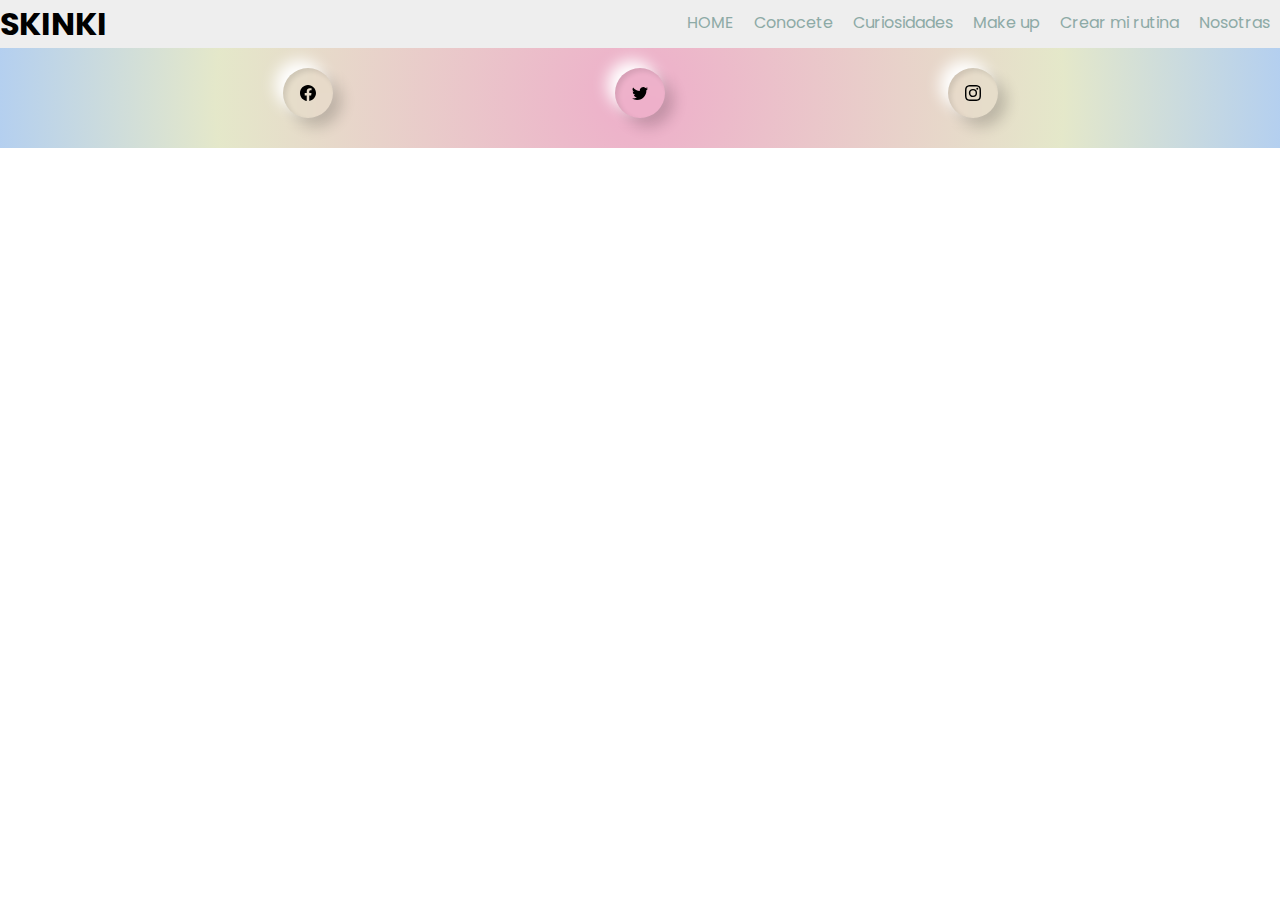
<file: admin.html>
<!DOCTYPE html>
<html lang="en">
<head>
    <meta charset="UTF-8">
    <meta http-equiv="X-UA-Compatible" content="IE=edge">
    <meta name="viewport" content="width=device-width, initial-scale=1.0">
    <link rel="stylesheet" href="style.css">
    <title>Document</title>
</head>
<body>
    <header>
        <h1 class="Text-center">SKINKI</h1>
        <nav>
            <ul class="aling-items">
                <li class="li-decoration"><a href="index.html" class="a-decoration">HOME</a></li> 
                <li class="li-decoration"><a href="conocete.html" class="a-decoration">Conocete</a></li> 
                <li class="li-decoration"><a href="curiosidades.html" class="a-decoration">Curiosidades</a></li> 
                <li class="li-decoration"><a href="tutoriales.html" class="a-decoration">Make up</a></li> 
                <li class="li-decoration"><a href="cuestionario.html" class="a-decoration">Crear mi rutina</a></li> 
                <li class="li-decoration"><a href="nosotras.html" class="a-decoration">Nosotras</a></li> 
            </ul>
        </nav>
    </header>
    <footer class="aling-items back-rosa">

        <a href="">
        <svg xmlns="http://www.w3.org/2000/svg" width="16" height="16" fill="currentColor" class="bi bi-facebook" viewBox="0 0 16 16">
            <path d="M16 8.049c0-4.446-3.582-8.05-8-8.05C3.58 0-.002 3.603-.002 8.05c0 4.017 2.926 7.347 6.75 7.951v-5.625h-2.03V8.05H6.75V6.275c0-2.017 1.195-3.131 3.022-3.131.876 0 1.791.157 1.791.157v1.98h-1.009c-.993 0-1.303.621-1.303 1.258v1.51h2.218l-.354 2.326H9.25V16c3.824-.604 6.75-3.934 6.75-7.951z"/>
        </svg>
        </a>
        <a href="">
        <svg xmlns="http://www.w3.org/2000/svg" width="16" height="16" fill="currentColor" class="bi bi-twitter" viewBox="0 0 16 16">
            <path d="M5.026 15c6.038 0 9.341-5.003 9.341-9.334 0-.14 0-.282-.006-.422A6.685 6.685 0 0 0 16 3.542a6.658 6.658 0 0 1-1.889.518 3.301 3.301 0 0 0 1.447-1.817 6.533 6.533 0 0 1-2.087.793A3.286 3.286 0 0 0 7.875 6.03a9.325 9.325 0 0 1-6.767-3.429 3.289 3.289 0 0 0 1.018 4.382A3.323 3.323 0 0 1 .64 6.575v.045a3.288 3.288 0 0 0 2.632 3.218 3.203 3.203 0 0 1-.865.115 3.23 3.23 0 0 1-.614-.057 3.283 3.283 0 0 0 3.067 2.277A6.588 6.588 0 0 1 .78 13.58a6.32 6.32 0 0 1-.78-.045A9.344 9.344 0 0 0 5.026 15z"/>
        </svg>
        </a>
        <a href="">
        <svg xmlns="http://www.w3.org/2000/svg" width="16" height="16" fill="currentColor" class="bi bi-instagram" viewBox="0 0 16 16">
            <path d="M8 0C5.829 0 5.556.01 4.703.048 3.85.088 3.269.222 2.76.42a3.917 3.917 0 0 0-1.417.923A3.927 3.927 0 0 0 .42 2.76C.222 3.268.087 3.85.048 4.7.01 5.555 0 5.827 0 8.001c0 2.172.01 2.444.048 3.297.04.852.174 1.433.372 1.942.205.526.478.972.923 1.417.444.445.89.719 1.416.923.51.198 1.09.333 1.942.372C5.555 15.99 5.827 16 8 16s2.444-.01 3.298-.048c.851-.04 1.434-.174 1.943-.372a3.916 3.916 0 0 0 1.416-.923c.445-.445.718-.891.923-1.417.197-.509.332-1.09.372-1.942C15.99 10.445 16 10.173 16 8s-.01-2.445-.048-3.299c-.04-.851-.175-1.433-.372-1.941a3.926 3.926 0 0 0-.923-1.417A3.911 3.911 0 0 0 13.24.42c-.51-.198-1.092-.333-1.943-.372C10.443.01 10.172 0 7.998 0h.003zm-.717 1.442h.718c2.136 0 2.389.007 3.232.046.78.035 1.204.166 1.486.275.373.145.64.319.92.599.28.28.453.546.598.92.11.281.24.705.275 1.485.039.843.047 1.096.047 3.231s-.008 2.389-.047 3.232c-.035.78-.166 1.203-.275 1.485a2.47 2.47 0 0 1-.599.919c-.28.28-.546.453-.92.598-.28.11-.704.24-1.485.276-.843.038-1.096.047-3.232.047s-2.39-.009-3.233-.047c-.78-.036-1.203-.166-1.485-.276a2.478 2.478 0 0 1-.92-.598 2.48 2.48 0 0 1-.6-.92c-.109-.281-.24-.705-.275-1.485-.038-.843-.046-1.096-.046-3.233 0-2.136.008-2.388.046-3.231.036-.78.166-1.204.276-1.486.145-.373.319-.64.599-.92.28-.28.546-.453.92-.598.282-.11.705-.24 1.485-.276.738-.034 1.024-.044 2.515-.045v.002zm4.988 1.328a.96.96 0 1 0 0 1.92.96.96 0 0 0 0-1.92zm-4.27 1.122a4.109 4.109 0 1 0 0 8.217 4.109 4.109 0 0 0 0-8.217zm0 1.441a2.667 2.667 0 1 1 0 5.334 2.667 2.667 0 0 1 0-5.334z"/>
        </svg>
        </a>
    </footer>
</body>
</html>
</file>
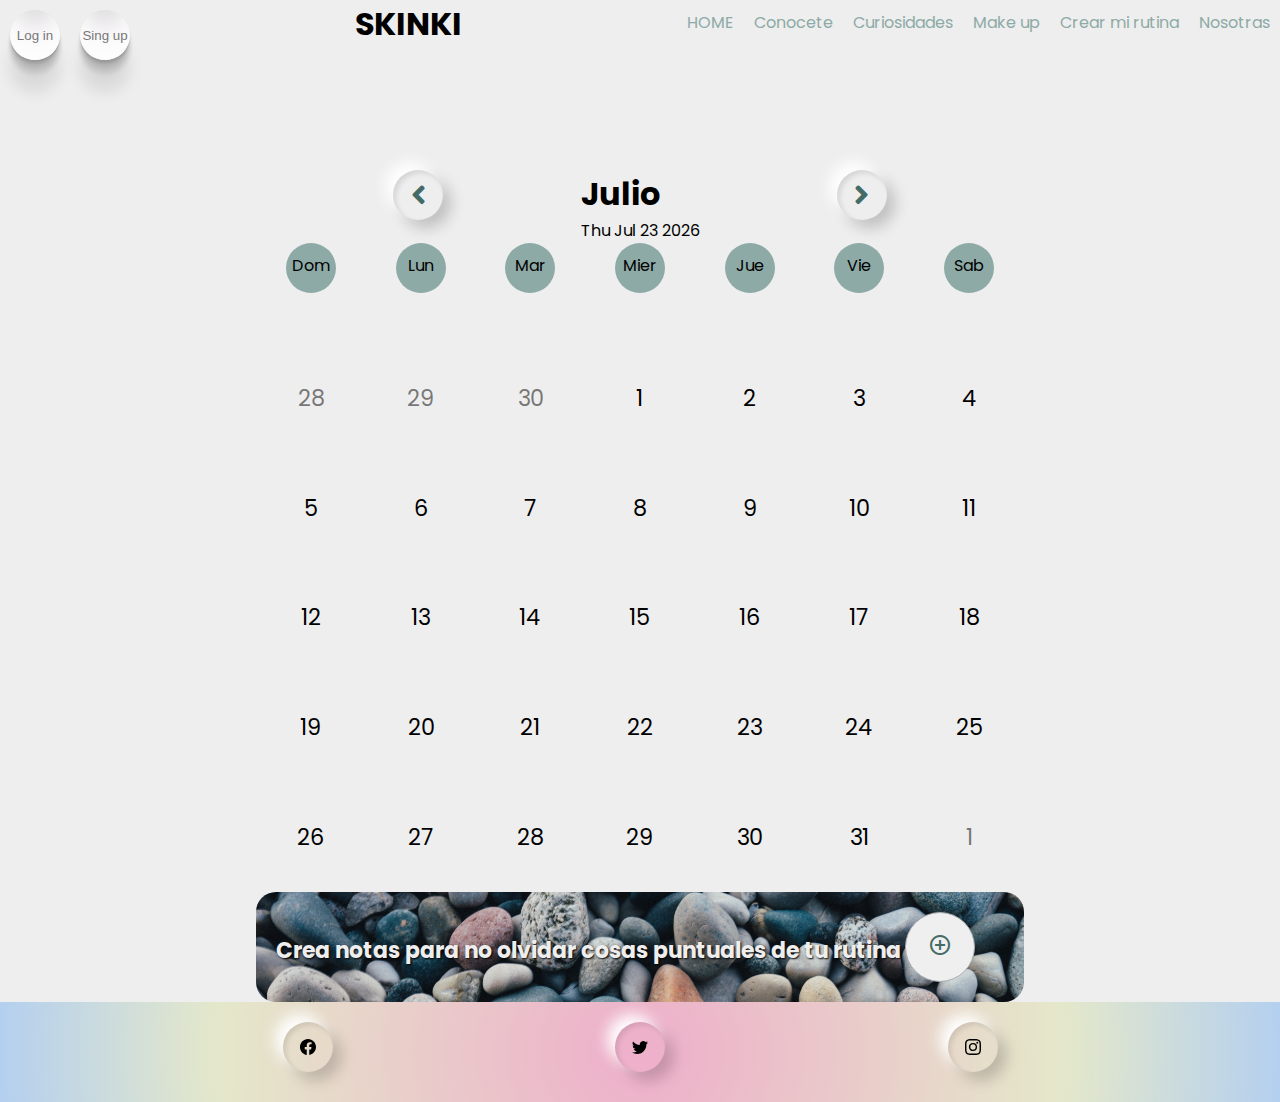
<file: calendario.html>
<!DOCTYPE html>
<html lang="en">
<head>
    <meta charset="UTF-8">
    <meta http-equiv="X-UA-Compatible" content="IE=edge">
    <meta name="viewport" content="width=device-width, initial-scale=1.0">
    <link rel="stylesheet" href="https://cdnjs.cloudflare.com/ajax/libs/font-awesome/5.13.0/css/all.min.css" />
    <link rel="stylesheet" href="https://fonts.googleapis.com/css2?family=Material+Symbols+Outlined:opsz,wght,FILL,GRAD@20..48,100..700,0..1,-50..200" />
    <link rel="stylesheet" href="style.css">
    <title>Document</title>
</head>
<body>
  <header>
    <nav class="aling-items">
        <button class="btn-bubble"><a href="loginRegistro.html" class="a-decoration">Log in</a></button>
            <button class="btn-bubble"><a href="loginRegistro.html" class="a-decoration">Sing up</a></button>
    </nav>
    <h1 class="Text-center">SKINKI</h1>
    <nav>
        <ul class="aling-items">
            <li class="li-decoration"><a href="index.html" class="a-decoration">HOME</a></li> 
            <li class="li-decoration"><a href="conocete.html" class="a-decoration">Conocete</a></li> 
            <li class="li-decoration"><a href="curiosidades.html" class="a-decoration">Curiosidades</a></li> 
            <li class="li-decoration"><a href="tutoriales.html" class="a-decoration">Make up</a></li> 
            <li class="li-decoration"><a href="cuestionario.html" class="a-decoration">Crear mi rutina</a></li> 
            <li class="li-decoration"><a href="nosotras.html" class="a-decoration">Nosotras</a></li> 
        </ul>
    </nav>
</header>
  <main class="main-calendar">
    <div class="container-calendar">
    <div class="calendar">
      <div class="month aling-items">
        <i class="fas fa-angle-left prev"></i>
        <div class="date">
          <h1></h1>
          <p></p>
        </div>
        <i class="fas fa-angle-right next"></i>
        
      </div>
      <div class="weekdays">
        <div><span> Dom</span></div>
        <div><span> Lun</span></div>
        <div><span> Mar</span></div>
        <div><span> Mier</span></div>
        <div><span> Jue</span></div>
        <div><span> Vie</span></div>
        <div><span> Sab</span></div>
      </div>
      <div class="days"></div>
    </div>
  </div>
  <div class="notas">
    <div>
      <h2>Crea notas para no olvidar cosas puntuales de tu rutina</h2>
      <form action="" class="form-calendar" style="display: none;">
        <br>
        <input type="text">
      </form>
      <button class="calendar-guardar" style="display: none;"><span class="material-symbols-outlined">done</span></button>
      <button class="calendar-anadir"><span class="material-symbols-outlined">add_circle</span></button>
    </div>
  </div>
  </main>    
  <script src="JS/calendar.js"></script>
  <footer class="aling-items back-rosa">

    <a href="">
    <svg xmlns="http://www.w3.org/2000/svg" width="16" height="16" fill="currentColor" class="bi bi-facebook" viewBox="0 0 16 16">
        <path d="M16 8.049c0-4.446-3.582-8.05-8-8.05C3.58 0-.002 3.603-.002 8.05c0 4.017 2.926 7.347 6.75 7.951v-5.625h-2.03V8.05H6.75V6.275c0-2.017 1.195-3.131 3.022-3.131.876 0 1.791.157 1.791.157v1.98h-1.009c-.993 0-1.303.621-1.303 1.258v1.51h2.218l-.354 2.326H9.25V16c3.824-.604 6.75-3.934 6.75-7.951z"/>
    </svg>
    </a>
    <a href="">
    <svg xmlns="http://www.w3.org/2000/svg" width="16" height="16" fill="currentColor" class="bi bi-twitter" viewBox="0 0 16 16">
        <path d="M5.026 15c6.038 0 9.341-5.003 9.341-9.334 0-.14 0-.282-.006-.422A6.685 6.685 0 0 0 16 3.542a6.658 6.658 0 0 1-1.889.518 3.301 3.301 0 0 0 1.447-1.817 6.533 6.533 0 0 1-2.087.793A3.286 3.286 0 0 0 7.875 6.03a9.325 9.325 0 0 1-6.767-3.429 3.289 3.289 0 0 0 1.018 4.382A3.323 3.323 0 0 1 .64 6.575v.045a3.288 3.288 0 0 0 2.632 3.218 3.203 3.203 0 0 1-.865.115 3.23 3.23 0 0 1-.614-.057 3.283 3.283 0 0 0 3.067 2.277A6.588 6.588 0 0 1 .78 13.58a6.32 6.32 0 0 1-.78-.045A9.344 9.344 0 0 0 5.026 15z"/>
    </svg>
    </a>
    <a href="">
    <svg xmlns="http://www.w3.org/2000/svg" width="16" height="16" fill="currentColor" class="bi bi-instagram" viewBox="0 0 16 16">
        <path d="M8 0C5.829 0 5.556.01 4.703.048 3.85.088 3.269.222 2.76.42a3.917 3.917 0 0 0-1.417.923A3.927 3.927 0 0 0 .42 2.76C.222 3.268.087 3.85.048 4.7.01 5.555 0 5.827 0 8.001c0 2.172.01 2.444.048 3.297.04.852.174 1.433.372 1.942.205.526.478.972.923 1.417.444.445.89.719 1.416.923.51.198 1.09.333 1.942.372C5.555 15.99 5.827 16 8 16s2.444-.01 3.298-.048c.851-.04 1.434-.174 1.943-.372a3.916 3.916 0 0 0 1.416-.923c.445-.445.718-.891.923-1.417.197-.509.332-1.09.372-1.942C15.99 10.445 16 10.173 16 8s-.01-2.445-.048-3.299c-.04-.851-.175-1.433-.372-1.941a3.926 3.926 0 0 0-.923-1.417A3.911 3.911 0 0 0 13.24.42c-.51-.198-1.092-.333-1.943-.372C10.443.01 10.172 0 7.998 0h.003zm-.717 1.442h.718c2.136 0 2.389.007 3.232.046.78.035 1.204.166 1.486.275.373.145.64.319.92.599.28.28.453.546.598.92.11.281.24.705.275 1.485.039.843.047 1.096.047 3.231s-.008 2.389-.047 3.232c-.035.78-.166 1.203-.275 1.485a2.47 2.47 0 0 1-.599.919c-.28.28-.546.453-.92.598-.28.11-.704.24-1.485.276-.843.038-1.096.047-3.232.047s-2.39-.009-3.233-.047c-.78-.036-1.203-.166-1.485-.276a2.478 2.478 0 0 1-.92-.598 2.48 2.48 0 0 1-.6-.92c-.109-.281-.24-.705-.275-1.485-.038-.843-.046-1.096-.046-3.233 0-2.136.008-2.388.046-3.231.036-.78.166-1.204.276-1.486.145-.373.319-.64.599-.92.28-.28.546-.453.92-.598.282-.11.705-.24 1.485-.276.738-.034 1.024-.044 2.515-.045v.002zm4.988 1.328a.96.96 0 1 0 0 1.92.96.96 0 0 0 0-1.92zm-4.27 1.122a4.109 4.109 0 1 0 0 8.217 4.109 4.109 0 0 0 0-8.217zm0 1.441a2.667 2.667 0 1 1 0 5.334 2.667 2.667 0 0 1 0-5.334z"/>
    </svg>
    </a>
</footer>
</body>
</html>
</file>
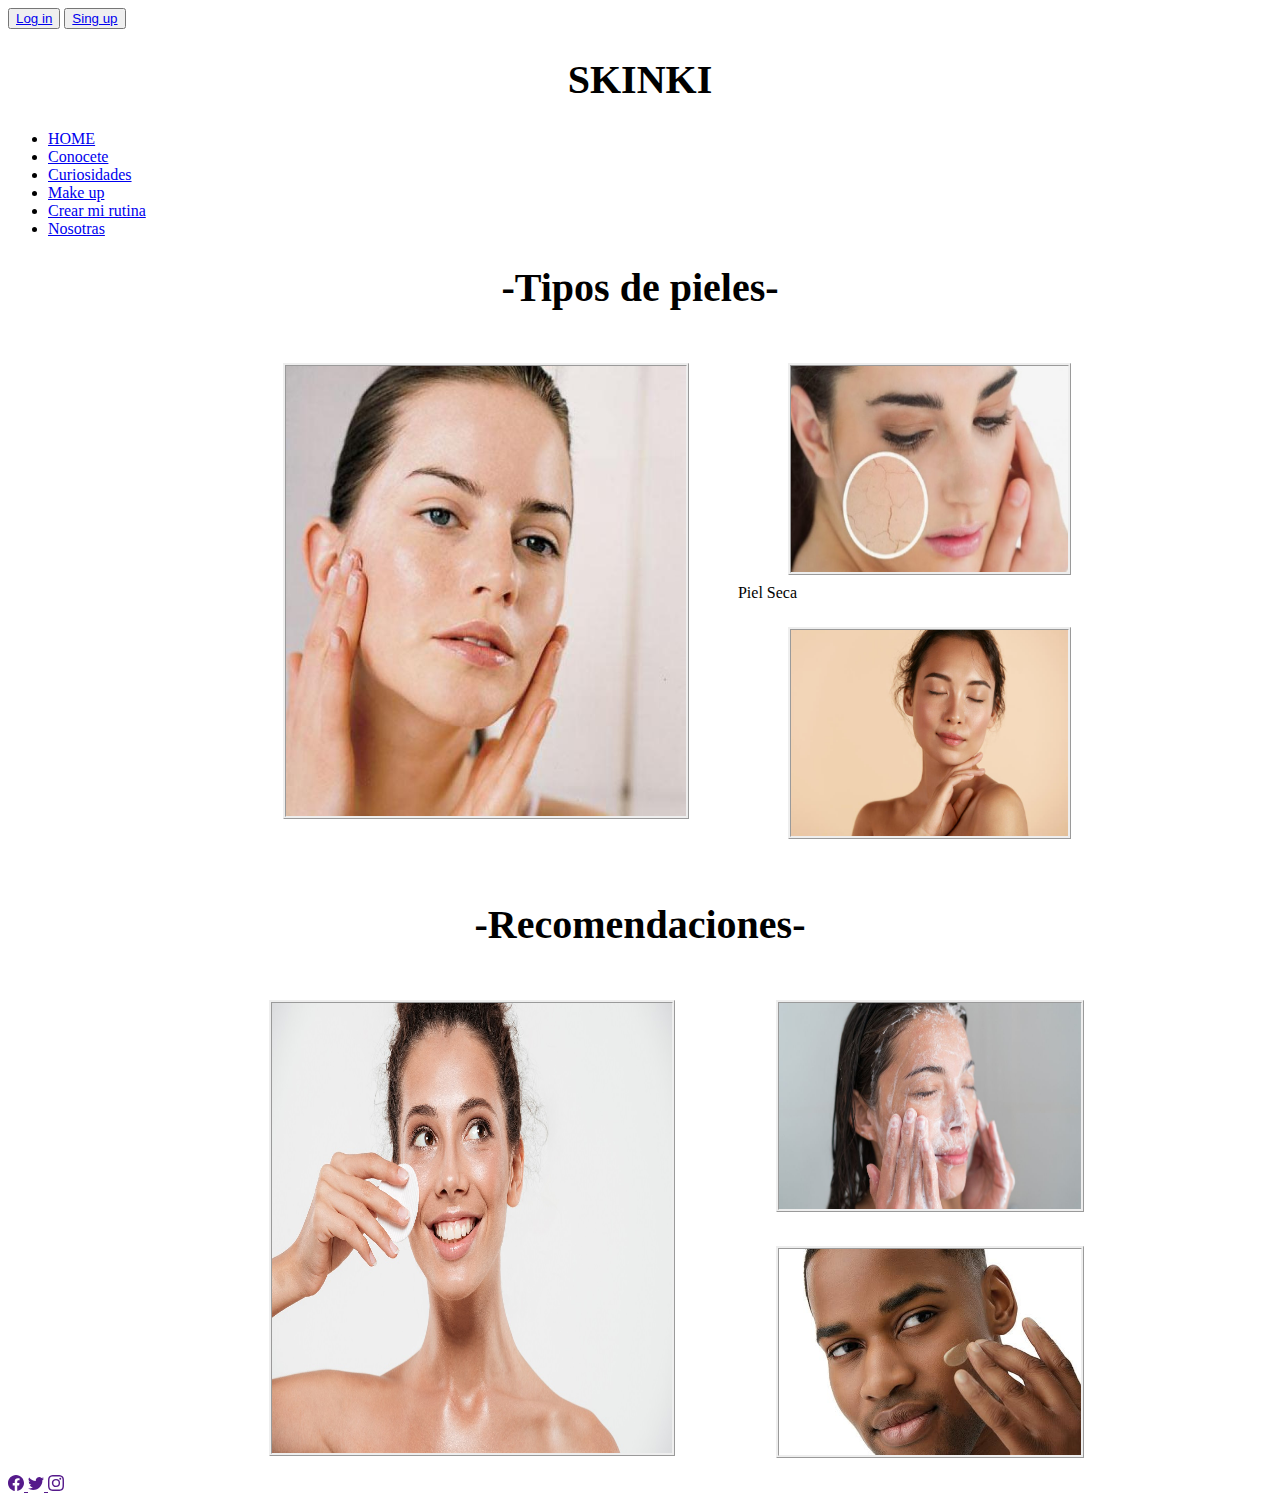
<file: conocete.html>
<!DOCTYPE html>
<html lang="en">
<head>
    <meta charset="UTF-8">
    <meta http-equiv="X-UA-Compatible" content="IE=edge">
    <meta name="viewport" content="width=device-width, initial-scale=1.0">
    <link rel="stylesheet" href="conocete.css">

    <title>Conocete</title>

</head>
<body>
    <header>
        <nav class="aling-items">
            <button class="btn-bubble"><a href="loginRegistro.html" class="a-decoration">Log in</a></button>
                <button class="btn-bubble"><a href="loginRegistro.html" class="a-decoration">Sing up</a></button>
        </nav>
        <h1 class="Text-center">SKINKI</h1>
        <nav>
            <ul class="aling-items">
                <li class="li-decoration"><a href="index.html" class="a-decoration">HOME</a></li> 
                <li class="li-decoration"><a href="conocete.html" class="a-decoration">Conocete</a></li> 
                <li class="li-decoration"><a href="curiosidades.html" class="a-decoration">Curiosidades</a></li> 
                <li class="li-decoration"><a href="tutoriales.html" class="a-decoration">Make up</a></li> 
                <li class="li-decoration"><a href="cuestionario.html" class="a-decoration">Crear mi rutina</a></li> 
                <li class="li-decoration"><a href="nosotras.html" class="a-decoration">Nosotras</a></li> 
            </ul>
        </nav>
    </header>
    <main>
        <h1> -Tipos de pieles- </h1>
    <div class="caja"> 
        <section id="pieles">
            <div class="parada">
                <div>
                    <img src="./images/piel grasa.jpg" alt="">
                    <div class="parada-texto">
                        Piel Grasa
                    </div>
                </div>
            </div>
            <div class="caja2"></div>
            
            <article>
                <div class="acostado"><img src="./images/piel seca.jpg" alt="">
                    <div class="acostado-texto-A">Piel Seca</div>
                </div>
                <div class="acostado"><img src="./images/piel mixta.jpg" alt="">
                    <div class="acostado-texto-B">Piel Mixta</div>
                </div>
            </article>
        </section>
    </div>
    <br>
    <br>

    <h1> -Recomendaciones- </h1>
    <div class="caja"> 
        <section id="pieles">
            <div class="parada">
                <div>
                    <img src="./images/cuidado piel grasa.jpg" alt="">
                    <div class="parada-texto">
                        texto
                    </div>
                </div>
            </div>
            <article>

                <div class="acostado">
                    <img src="./images/cuidado de la piel seca.jpg" alt="">
                </div>
                <div class="acostado-texto-C">
                    texto
                </div>
                <div class="acostado">
                    <img src="./images/cuidado de piel.jpg" alt="">
                </div>
                <div class="acostado-texto-D">texto</div>
            </article>
        </section>
    </div>
    </main>
    <footer class="aling-items back-rosa">

        <a href="">
        <svg xmlns="http://www.w3.org/2000/svg" width="16" height="16" fill="currentColor" class="bi bi-facebook" viewBox="0 0 16 16">
            <path d="M16 8.049c0-4.446-3.582-8.05-8-8.05C3.58 0-.002 3.603-.002 8.05c0 4.017 2.926 7.347 6.75 7.951v-5.625h-2.03V8.05H6.75V6.275c0-2.017 1.195-3.131 3.022-3.131.876 0 1.791.157 1.791.157v1.98h-1.009c-.993 0-1.303.621-1.303 1.258v1.51h2.218l-.354 2.326H9.25V16c3.824-.604 6.75-3.934 6.75-7.951z"/>
        </svg>
        </a>
        <a href="">
        <svg xmlns="http://www.w3.org/2000/svg" width="16" height="16" fill="currentColor" class="bi bi-twitter" viewBox="0 0 16 16">
            <path d="M5.026 15c6.038 0 9.341-5.003 9.341-9.334 0-.14 0-.282-.006-.422A6.685 6.685 0 0 0 16 3.542a6.658 6.658 0 0 1-1.889.518 3.301 3.301 0 0 0 1.447-1.817 6.533 6.533 0 0 1-2.087.793A3.286 3.286 0 0 0 7.875 6.03a9.325 9.325 0 0 1-6.767-3.429 3.289 3.289 0 0 0 1.018 4.382A3.323 3.323 0 0 1 .64 6.575v.045a3.288 3.288 0 0 0 2.632 3.218 3.203 3.203 0 0 1-.865.115 3.23 3.23 0 0 1-.614-.057 3.283 3.283 0 0 0 3.067 2.277A6.588 6.588 0 0 1 .78 13.58a6.32 6.32 0 0 1-.78-.045A9.344 9.344 0 0 0 5.026 15z"/>
        </svg>
        </a>
        <a href="">
        <svg xmlns="http://www.w3.org/2000/svg" width="16" height="16" fill="currentColor" class="bi bi-instagram" viewBox="0 0 16 16">
            <path d="M8 0C5.829 0 5.556.01 4.703.048 3.85.088 3.269.222 2.76.42a3.917 3.917 0 0 0-1.417.923A3.927 3.927 0 0 0 .42 2.76C.222 3.268.087 3.85.048 4.7.01 5.555 0 5.827 0 8.001c0 2.172.01 2.444.048 3.297.04.852.174 1.433.372 1.942.205.526.478.972.923 1.417.444.445.89.719 1.416.923.51.198 1.09.333 1.942.372C5.555 15.99 5.827 16 8 16s2.444-.01 3.298-.048c.851-.04 1.434-.174 1.943-.372a3.916 3.916 0 0 0 1.416-.923c.445-.445.718-.891.923-1.417.197-.509.332-1.09.372-1.942C15.99 10.445 16 10.173 16 8s-.01-2.445-.048-3.299c-.04-.851-.175-1.433-.372-1.941a3.926 3.926 0 0 0-.923-1.417A3.911 3.911 0 0 0 13.24.42c-.51-.198-1.092-.333-1.943-.372C10.443.01 10.172 0 7.998 0h.003zm-.717 1.442h.718c2.136 0 2.389.007 3.232.046.78.035 1.204.166 1.486.275.373.145.64.319.92.599.28.28.453.546.598.92.11.281.24.705.275 1.485.039.843.047 1.096.047 3.231s-.008 2.389-.047 3.232c-.035.78-.166 1.203-.275 1.485a2.47 2.47 0 0 1-.599.919c-.28.28-.546.453-.92.598-.28.11-.704.24-1.485.276-.843.038-1.096.047-3.232.047s-2.39-.009-3.233-.047c-.78-.036-1.203-.166-1.485-.276a2.478 2.478 0 0 1-.92-.598 2.48 2.48 0 0 1-.6-.92c-.109-.281-.24-.705-.275-1.485-.038-.843-.046-1.096-.046-3.233 0-2.136.008-2.388.046-3.231.036-.78.166-1.204.276-1.486.145-.373.319-.64.599-.92.28-.28.546-.453.92-.598.282-.11.705-.24 1.485-.276.738-.034 1.024-.044 2.515-.045v.002zm4.988 1.328a.96.96 0 1 0 0 1.92.96.96 0 0 0 0-1.92zm-4.27 1.122a4.109 4.109 0 1 0 0 8.217 4.109 4.109 0 0 0 0-8.217zm0 1.441a2.667 2.667 0 1 1 0 5.334 2.667 2.667 0 0 1 0-5.334z"/>
        </svg>
        </a>
    </footer>
    
    
</body>
</html>
</file>
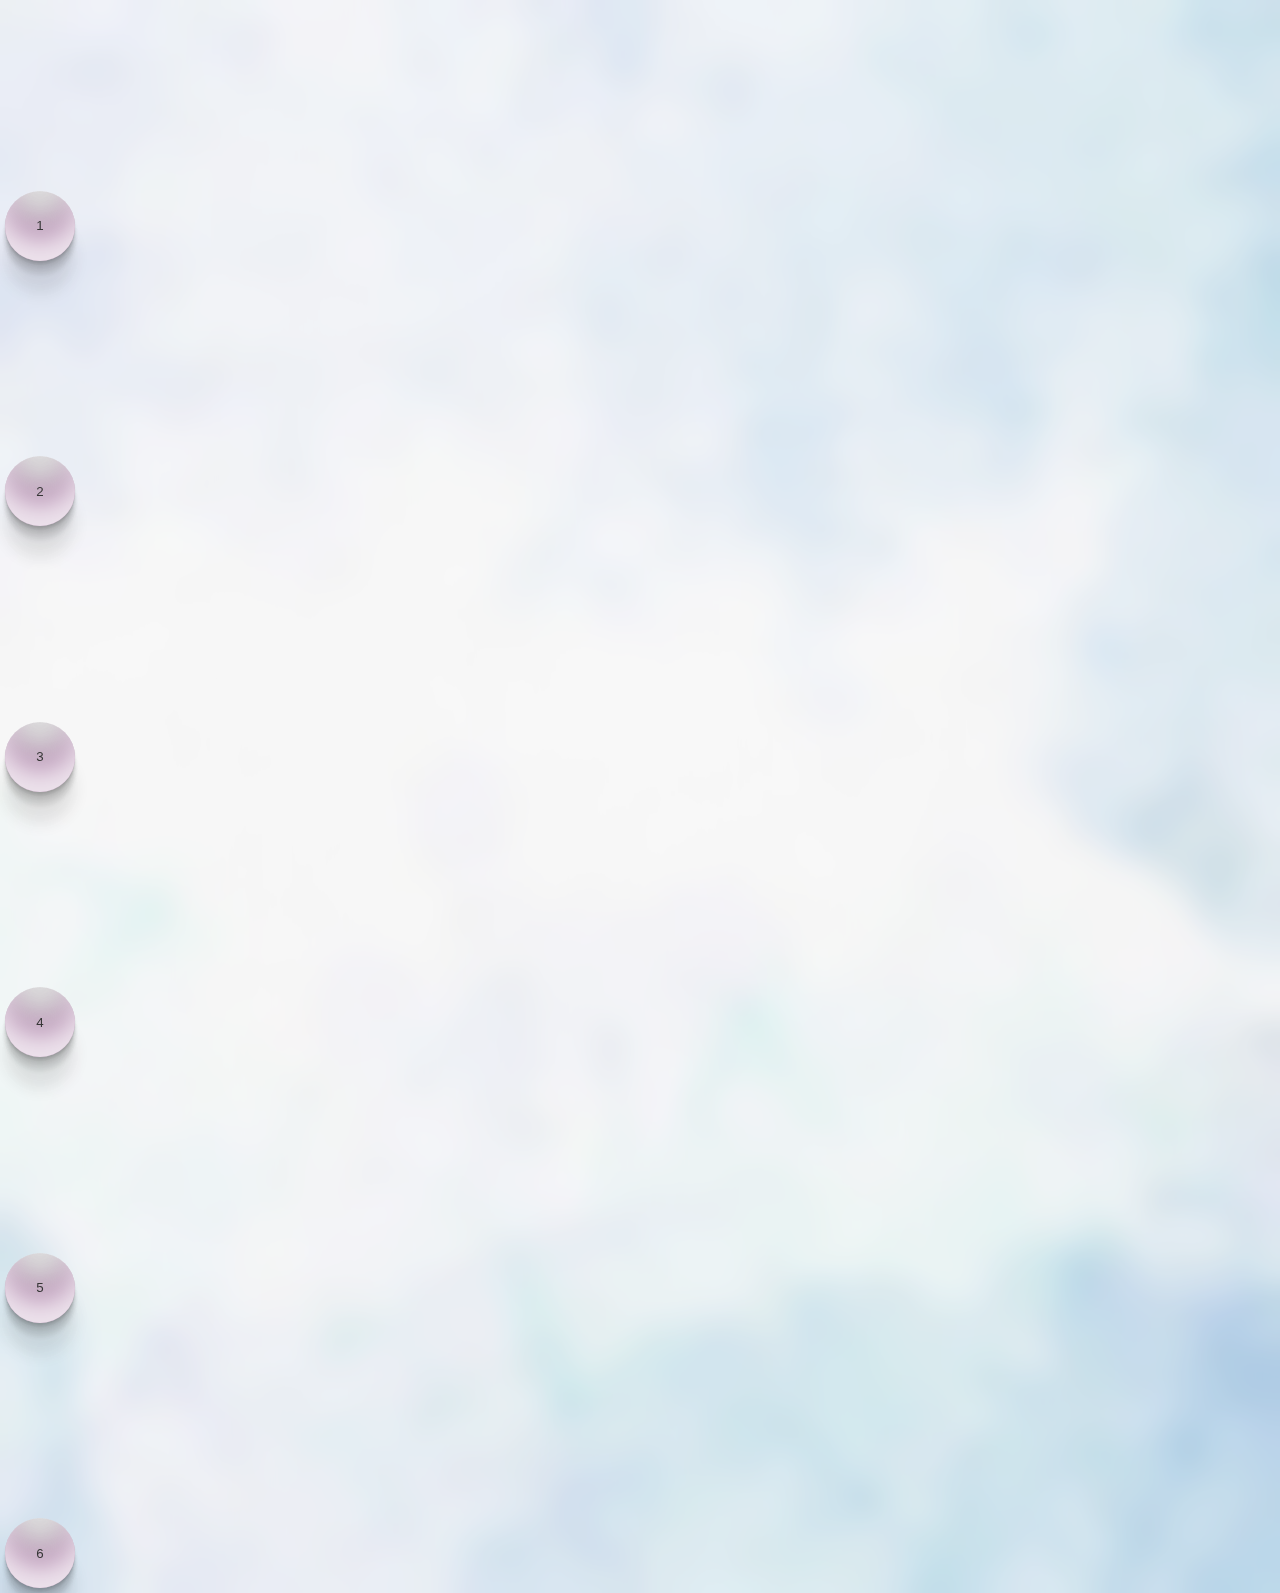
<file: cuidado-de-la-piel.html>
<!doctype html>
<html lang="en">
  <head>
    <!-- Required meta tags -->
    <meta charset="utf-8">
    <meta name="viewport" content="width=device-width, initial-scale=1">
    <!-- Bootstrap CSS -->
    <link href="https://cdn.jsdelivr.net/npm/bootstrap@5.0.2/dist/css/bootstrap.min.css" rel="stylesheet" integrity="sha384-EVSTQN3/azprG1Anm3QDgpJLIm9Nao0Yz1ztcQTwFspd3yD65VohhpuuCOmLASjC" crossorigin="anonymous">
    <link rel="stylesheet" href="cuidado-piel.css">

    <title>Cuidado de la piel</title>

  </head>
  <body>
    <main class="fondo">
  <div class="container">
    <div class="row">
      <div class="col-md-6 d-flex align-items-center justify-content-center">
        <button class="btn">
          <span>1</span>
        </button>
       
        <iframe class="videos" src="https://www.youtube.com/embed/Kk30YdUwxvg" title="YouTube video player" frameborder="0" allow="accelerometer; autoplay; clipboard-write; encrypted-media; gyroscope; picture-in-picture" allowfullscreen></iframe>
      </div>
      <div class="col-md-6 d-flex align-items-center justify-content-center">
        <button class="btn">
          <span>2</span>
        </button>
       
         <iframe class="videos" src="https://www.youtube.com/embed/Kk30YdUwxvg" title="YouTube video player" frameborder="0" allow="accelerometer; autoplay; clipboard-write; encrypted-media; gyroscope; picture-in-picture" allowfullscreen></iframe>
       </div>
       <div class="col-md-6 d-flex align-items-center justify-content-center">
        <button class="btn">
          <span>3</span>
        </button>
         <iframe class="videos" src="https://www.youtube.com/embed/Kk30YdUwxvg" title="YouTube video player" frameborder="0" allow="accelerometer; autoplay; clipboard-write; encrypted-media; gyroscope; picture-in-picture" allowfullscreen></iframe>
       </div>
       <div class="col-md-6 d-flex align-items-center justify-content-center">
        <button class="btn">
          <span>4</span>
        </button>
         <iframe class="videos" src="https://www.youtube.com/embed/Kk30YdUwxvg" title="YouTube video player" frameborder="0" allow="accelerometer; autoplay; clipboard-write; encrypted-media; gyroscope; picture-in-picture" allowfullscreen></iframe>
       </div>
       <div class="col-md-6 d-flex align-items-center justify-content-center">
        <button class="btn">
          <span>5</span>
        </button>
         <iframe class="videos" src="https://www.youtube.com/embed/Kk30YdUwxvg" title="YouTube video player" frameborder="0" allow="accelerometer; autoplay; clipboard-write; encrypted-media; gyroscope; picture-in-picture" allowfullscreen></iframe>
       </div>
       <div class="col-md-6 d-flex align-items-center justify-content-center">
        <button class="btn">
          <span>6</span>
        </button>
         <iframe class="videos" src="https://www.youtube.com/embed/Kk30YdUwxvg" title="YouTube video player" frameborder="0" allow="accelerometer; autoplay; clipboard-write; encrypted-media; gyroscope; picture-in-picture" allowfullscreen></iframe>
       </div>


      
    </div>
  </div>
</main> 


    <!-- Optional JavaScript; choose one of the two! -->

    <!-- Option 1: Bootstrap Bundle with Popper -->

    <script src="https://cdn.jsdelivr.net/npm/bootstrap@5.0.2/dist/js/bootstrap.bundle.min.js" integrity="sha384-MrcW6ZMFYlzcLA8Nl+NtUVF0sA7MsXsP1UyJoMp4YLEuNSfAP+JcXn/tWtIaxVXM" crossorigin="anonymous"></script>
  </body>
</html>
</file>
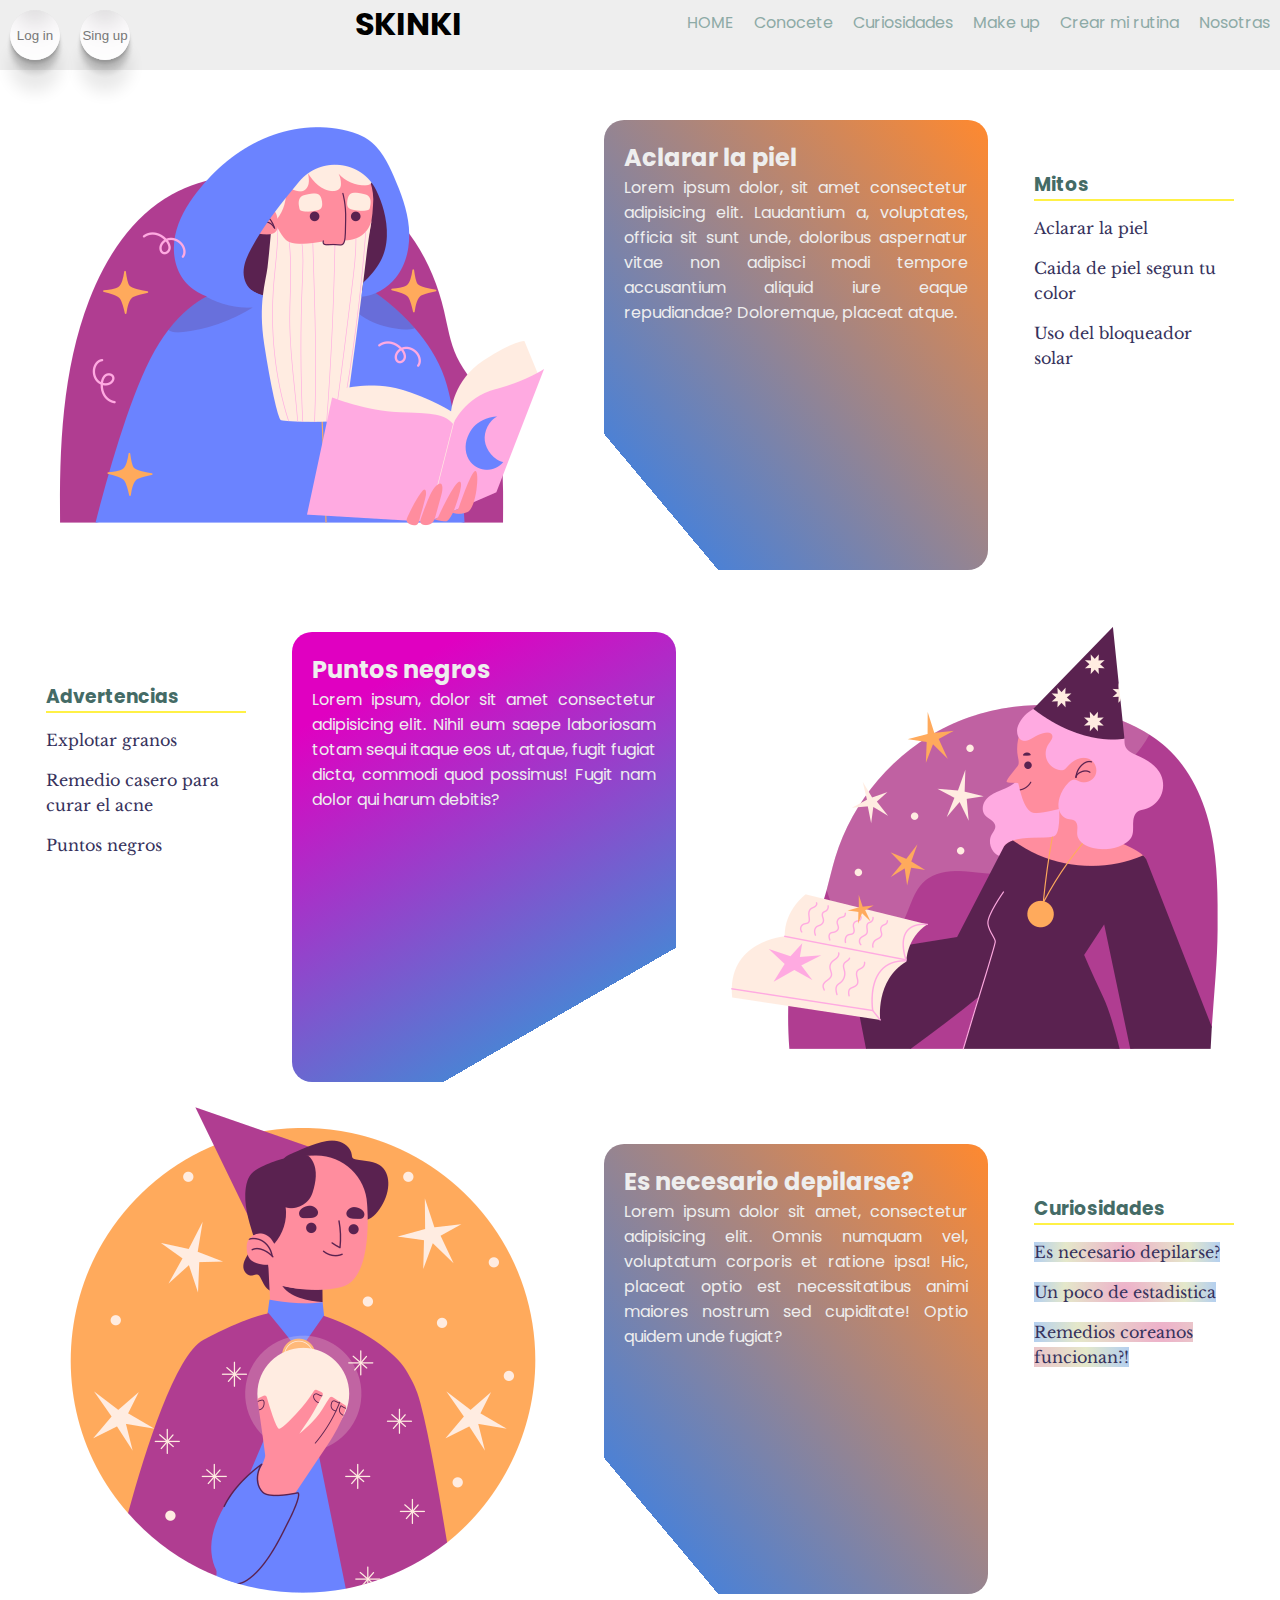
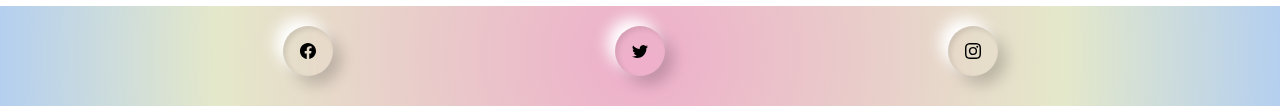
<file: curiosidades.html>
<!DOCTYPE html>
<html lang="en">
<head>
    <meta charset="UTF-8">
    <meta http-equiv="X-UA-Compatible" content="IE=edge">
    <meta name="viewport" content="width=device-width, initial-scale=1.0">
    <link rel="stylesheet" href="style.css">
    <title>Document</title>
</head>
<body>
    <header>
        <nav class="aling-items">
            <button class="btn-bubble"><a href="loginRegistro.html" class="a-decoration">Log in</a></button>
                <button class="btn-bubble"><a href="loginRegistro.html" class="a-decoration">Sing up</a></button>
        </nav>
        <h1 class="Text-center">SKINKI</h1> 
        <nav>
            <ul class="aling-items">
                <li class="li-decoration"><a href="index.html" class="a-decoration">HOME</a></li> 
                <li class="li-decoration"><a href="conocete.html" class="a-decoration">Conocete</a></li> 
                <li class="li-decoration"><a href="curiosidades.html" class="a-decoration">Curiosidades</a></li> 
                <li class="li-decoration"><a href="tutoriales.html" class="a-decoration">Make up</a></li> 
                <li class="li-decoration"><a href="cuestionario.html" class="a-decoration">Crear mi rutina</a></li> 
                <li class="li-decoration"><a href="nosotras.html" class="a-decoration">Nosotras</a></li> 
            </ul>
        </nav>
    </header>
    <main id="Descubre">
        <img src="icon/14.png" alt="">
        <section id="Mitos">
            <article id="Aclarar" class="descubre">
                <h2>Aclarar la piel</h2>
                <p>Lorem ipsum dolor, sit amet consectetur adipisicing elit. Laudantium a, voluptates, officia sit sunt unde, doloribus aspernatur vitae non adipisci modi tempore accusantium aliquid iure eaque repudiandae? Doloremque, placeat atque.</p>
            </article>
            <article id="Caida" class="descubre" style="display: none;">
                <h2>Caida de piel segun tu color</h2>
                <p>Lorem ipsum dolor, sit amet consectetur adipisicing elit. Laudantium a, voluptates, officia sit sunt unde, doloribus aspernatur vitae non adipisci modi tempore accusantium aliquid iure eaque repudiandae? Doloremque, placeat atque.</p>
            </article>
            <article id="BloqueadorSolar" class="descubre" style="display: none;">
                <h2>Uso del bloqueador solar</h2>
                <p>Lorem ipsum dolor, sit amet consectetur adipisicing elit. Laudantium a, voluptates, officia sit sunt unde, doloribus aspernatur vitae non adipisci modi tempore accusantium aliquid iure eaque repudiandae? Doloremque, placeat atque.</p>
            </article>
        </section>
        
        <aside id="Mitos-li">
            <h3>Mitos</h3>
            <ul>
                <li><a href="" class="Aclarar">Aclarar la piel</a></li>
                <li><a href="" class="Caida">Caida de piel segun tu color</a></li>
                <li><a href="" class="BloqueadorSolar">Uso del bloqueador solar</a></li>
            </ul>
        </aside>
        <aside id="Advertencias-li">
            <h3>Advertencias</h3>
            <ul>
                <li><a href="" class="Unas">Explotar granos</a></li>
                <li><a href="" class="RemedioCasero">Remedio casero para curar el acne</a></li>
                <li><a href="" class="PuntosNegros">Puntos negros</a></li>
            </ul>
        </aside>
        <section id="advertencias">
            <article id="Unas" class="descubre" style="display: none;">
                <h2>Explotar granos</h2>
                <p>Lorem ipsum dolor, sit amet consectetur adipisicing elit. Laudantium a, voluptates, officia sit sunt unde, doloribus aspernatur vitae non adipisci modi tempore accusantium aliquid iure eaque repudiandae? Doloremque, placeat atque.</p>
            </article>
            <article id="RemedioCasero" class="descubre" style="display: none;">
                <h2>Remedio casero para curar el acne</h2>
                <p>Lorem ipsum dolor, sit amet consectetur adipisicing elit. Laudantium a, voluptates, officia sit sunt unde, doloribus aspernatur vitae non adipisci modi tempore accusantium aliquid iure eaque repudiandae? Doloremque, placeat atque.</p>
            </article>
            <article id="PuntosNegros" class="descubre">
                <h2>Puntos negros</h2>
                <p>Lorem ipsum, dolor sit amet consectetur adipisicing elit. Nihil eum saepe laboriosam totam sequi itaque eos ut, atque, fugit fugiat dicta, commodi quod possimus! Fugit nam dolor qui harum debitis?</p>
            </article>
        </section>
        
        <img src="icon/19.png" alt="">
        <img src="icon/16.png" alt="">
        <section id="curisidades">
            <article id="Depilacion" class="descubre">
                <h2>Es necesario depilarse?</h2>
                <p>Lorem ipsum dolor sit amet, consectetur adipisicing elit. Omnis numquam vel, voluptatum corporis et ratione ipsa! Hic, placeat optio est necessitatibus animi maiores nostrum sed cupiditate! Optio quidem unde fugiat?</p>
            </article>
            <article id="Estadistica" class="descubre" style="display: none;">
                <h2>Un poco de estadistica</h2>
                <p>Lorem ipsum dolor, sit amet consectetur adipisicing elit. Laudantium a, voluptates, officia sit sunt unde, doloribus aspernatur vitae non adipisci modi tempore accusantium aliquid iure eaque repudiandae? Doloremque, placeat atque.</p>
            </article>
            <article id="Remedios" class="descubre" style="display: none;">
                <h2>Remedios coreanos funcionan?!s</h2>
                <p>Lorem ipsum dolor, sit amet consectetur adipisicing elit. Laudantium a, voluptates, officia sit sunt unde, doloribus aspernatur vitae non adipisci modi tempore accusantium aliquid iure eaque repudiandae? Doloremque, placeat atque.</p>
            </article>
        </section>
        
        <aside id="curiosidades-li">
            <h3>Curiosidades</h3>
            <ul>
                <li><a href="" class="Depilacion back-rosa">Es necesario depilarse?</a></li>
                <li><a href="" class="Estadistica back-rosa">Un poco de estadistica</a></li>
                <li><a href="" class="Remedios back-rosa">Remedios coreanos funcionan?!</a></li>
            </ul>
        </aside>
        
    </main>
    <footer class="aling-items back-rosa">

        <a href="">
        <svg xmlns="http://www.w3.org/2000/svg" width="16" height="16" fill="currentColor" class="bi bi-facebook" viewBox="0 0 16 16">
            <path d="M16 8.049c0-4.446-3.582-8.05-8-8.05C3.58 0-.002 3.603-.002 8.05c0 4.017 2.926 7.347 6.75 7.951v-5.625h-2.03V8.05H6.75V6.275c0-2.017 1.195-3.131 3.022-3.131.876 0 1.791.157 1.791.157v1.98h-1.009c-.993 0-1.303.621-1.303 1.258v1.51h2.218l-.354 2.326H9.25V16c3.824-.604 6.75-3.934 6.75-7.951z"/>
        </svg>
        </a>
        <a href="">
        <svg xmlns="http://www.w3.org/2000/svg" width="16" height="16" fill="currentColor" class="bi bi-twitter" viewBox="0 0 16 16">
            <path d="M5.026 15c6.038 0 9.341-5.003 9.341-9.334 0-.14 0-.282-.006-.422A6.685 6.685 0 0 0 16 3.542a6.658 6.658 0 0 1-1.889.518 3.301 3.301 0 0 0 1.447-1.817 6.533 6.533 0 0 1-2.087.793A3.286 3.286 0 0 0 7.875 6.03a9.325 9.325 0 0 1-6.767-3.429 3.289 3.289 0 0 0 1.018 4.382A3.323 3.323 0 0 1 .64 6.575v.045a3.288 3.288 0 0 0 2.632 3.218 3.203 3.203 0 0 1-.865.115 3.23 3.23 0 0 1-.614-.057 3.283 3.283 0 0 0 3.067 2.277A6.588 6.588 0 0 1 .78 13.58a6.32 6.32 0 0 1-.78-.045A9.344 9.344 0 0 0 5.026 15z"/>
        </svg>
        </a>
        <a href="">
        <svg xmlns="http://www.w3.org/2000/svg" width="16" height="16" fill="currentColor" class="bi bi-instagram" viewBox="0 0 16 16">
            <path d="M8 0C5.829 0 5.556.01 4.703.048 3.85.088 3.269.222 2.76.42a3.917 3.917 0 0 0-1.417.923A3.927 3.927 0 0 0 .42 2.76C.222 3.268.087 3.85.048 4.7.01 5.555 0 5.827 0 8.001c0 2.172.01 2.444.048 3.297.04.852.174 1.433.372 1.942.205.526.478.972.923 1.417.444.445.89.719 1.416.923.51.198 1.09.333 1.942.372C5.555 15.99 5.827 16 8 16s2.444-.01 3.298-.048c.851-.04 1.434-.174 1.943-.372a3.916 3.916 0 0 0 1.416-.923c.445-.445.718-.891.923-1.417.197-.509.332-1.09.372-1.942C15.99 10.445 16 10.173 16 8s-.01-2.445-.048-3.299c-.04-.851-.175-1.433-.372-1.941a3.926 3.926 0 0 0-.923-1.417A3.911 3.911 0 0 0 13.24.42c-.51-.198-1.092-.333-1.943-.372C10.443.01 10.172 0 7.998 0h.003zm-.717 1.442h.718c2.136 0 2.389.007 3.232.046.78.035 1.204.166 1.486.275.373.145.64.319.92.599.28.28.453.546.598.92.11.281.24.705.275 1.485.039.843.047 1.096.047 3.231s-.008 2.389-.047 3.232c-.035.78-.166 1.203-.275 1.485a2.47 2.47 0 0 1-.599.919c-.28.28-.546.453-.92.598-.28.11-.704.24-1.485.276-.843.038-1.096.047-3.232.047s-2.39-.009-3.233-.047c-.78-.036-1.203-.166-1.485-.276a2.478 2.478 0 0 1-.92-.598 2.48 2.48 0 0 1-.6-.92c-.109-.281-.24-.705-.275-1.485-.038-.843-.046-1.096-.046-3.233 0-2.136.008-2.388.046-3.231.036-.78.166-1.204.276-1.486.145-.373.319-.64.599-.92.28-.28.546-.453.92-.598.282-.11.705-.24 1.485-.276.738-.034 1.024-.044 2.515-.045v.002zm4.988 1.328a.96.96 0 1 0 0 1.92.96.96 0 0 0 0-1.92zm-4.27 1.122a4.109 4.109 0 1 0 0 8.217 4.109 4.109 0 0 0 0-8.217zm0 1.441a2.667 2.667 0 1 1 0 5.334 2.667 2.667 0 0 1 0-5.334z"/>
        </svg>
        </a>
    </footer>
    <script src="JS/descubre.js"></script>
</body>
</html>
</file>
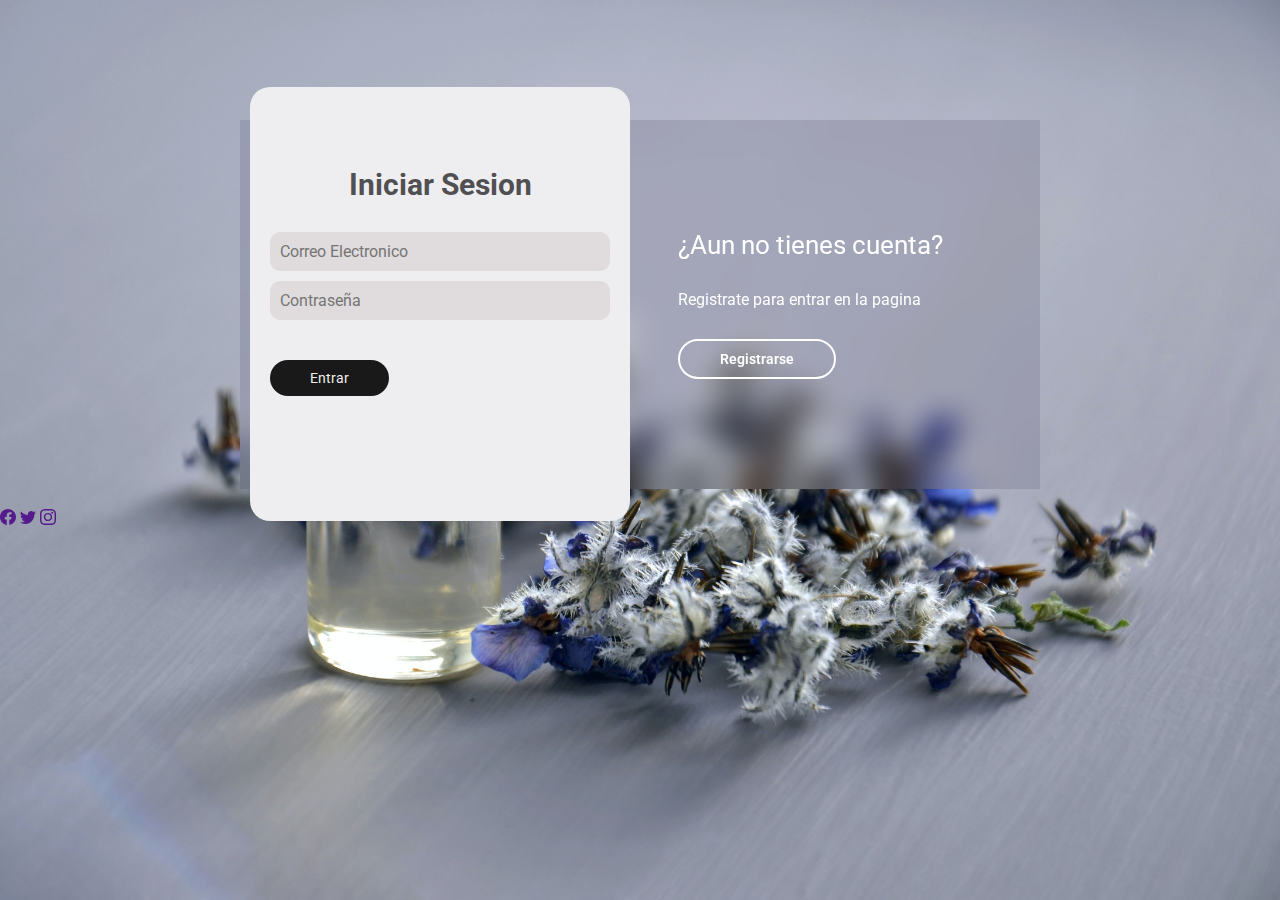
<file: loginRegistro.html>
<!DOCTYPE html>
<html lang="en">
<head>
    <meta charset="UTF-8">
    <meta http-equiv="X-UA-Compatible" content="IE=edge">
    <meta name="viewport" content="width=device-width, initial-scale=1.0">
    <title>Login y Registro</title>
    <link rel="stylesheet" href="https://fonts.googleapis.com/css2?family=Roboto:ital,wght@0,100;0,300;0,400;0,500;0,700;0,900;1,100;1,300;1,400;1,500;1,700;1,900&display=swap">
    <link rel="stylesheet" href="loginRegistro.css">
</head>
<body>
    <main>

      <div class="contenedorTodo">
        <div class="cajaTrasera">
            <div class="cajaTraseraLogin">
                <h3>¿Ya tienes cuenta?</h3>
                <p>Inicia sesion para entrar en la pagina</p>
                <button id="btnIniciarSesion">Iniciar Sesion</button>
            </div>
            <div class="cajaTraseraRegistro">
                <h3>¿Aun no tienes cuenta?</h3>
                <p>Registrate para entrar en la pagina</p>
                <button id="btnRegistrarse">Registrarse</button>
            </div>
        </div>
    <!--Formulario de login y registro-->
        <div class="contenedorLoginRegistro">
            <!--Login-->
            <form action="" class="formularioLogin" id="formularioLoginVal">
                <h2>Iniciar Sesion</h2>
                <input type="email" placeholder="Correo Electronico" id="emailL">
                <input type="password" placeholder="Contraseña" id="contrasenaL">
                <button type="submit">Entrar</button>
                <p class="warningsL" id="warningsL"></p>
            </form>
            <!--Registro-->
            <form action="" class="formularioRegistro" id="formularioRegistroVal">
                <h2>Registrate</h2>
                <input type="text" placeholder="Nombre Completo" id="nombreR">
                <input type="email" placeholder="Correo Electronico" id="emailR">
                <input type="text" placeholder="Usuario" id="usuarioR">
                <input type="password" placeholder="Contraseña" id="contrasenaR">
                <button type="submit">Registrarse</button>
                <p class="warningsR" id="warningsR"></p>
            </form>

        </div>
      </div>      

    </main>
    <footer class="aling-items back-rosa">

        <a href="">
        <svg xmlns="http://www.w3.org/2000/svg" width="16" height="16" fill="currentColor" class="bi bi-facebook" viewBox="0 0 16 16">
            <path d="M16 8.049c0-4.446-3.582-8.05-8-8.05C3.58 0-.002 3.603-.002 8.05c0 4.017 2.926 7.347 6.75 7.951v-5.625h-2.03V8.05H6.75V6.275c0-2.017 1.195-3.131 3.022-3.131.876 0 1.791.157 1.791.157v1.98h-1.009c-.993 0-1.303.621-1.303 1.258v1.51h2.218l-.354 2.326H9.25V16c3.824-.604 6.75-3.934 6.75-7.951z"/>
        </svg>
        </a>
        <a href="">
        <svg xmlns="http://www.w3.org/2000/svg" width="16" height="16" fill="currentColor" class="bi bi-twitter" viewBox="0 0 16 16">
            <path d="M5.026 15c6.038 0 9.341-5.003 9.341-9.334 0-.14 0-.282-.006-.422A6.685 6.685 0 0 0 16 3.542a6.658 6.658 0 0 1-1.889.518 3.301 3.301 0 0 0 1.447-1.817 6.533 6.533 0 0 1-2.087.793A3.286 3.286 0 0 0 7.875 6.03a9.325 9.325 0 0 1-6.767-3.429 3.289 3.289 0 0 0 1.018 4.382A3.323 3.323 0 0 1 .64 6.575v.045a3.288 3.288 0 0 0 2.632 3.218 3.203 3.203 0 0 1-.865.115 3.23 3.23 0 0 1-.614-.057 3.283 3.283 0 0 0 3.067 2.277A6.588 6.588 0 0 1 .78 13.58a6.32 6.32 0 0 1-.78-.045A9.344 9.344 0 0 0 5.026 15z"/>
        </svg>
        </a>
        <a href="">
        <svg xmlns="http://www.w3.org/2000/svg" width="16" height="16" fill="currentColor" class="bi bi-instagram" viewBox="0 0 16 16">
            <path d="M8 0C5.829 0 5.556.01 4.703.048 3.85.088 3.269.222 2.76.42a3.917 3.917 0 0 0-1.417.923A3.927 3.927 0 0 0 .42 2.76C.222 3.268.087 3.85.048 4.7.01 5.555 0 5.827 0 8.001c0 2.172.01 2.444.048 3.297.04.852.174 1.433.372 1.942.205.526.478.972.923 1.417.444.445.89.719 1.416.923.51.198 1.09.333 1.942.372C5.555 15.99 5.827 16 8 16s2.444-.01 3.298-.048c.851-.04 1.434-.174 1.943-.372a3.916 3.916 0 0 0 1.416-.923c.445-.445.718-.891.923-1.417.197-.509.332-1.09.372-1.942C15.99 10.445 16 10.173 16 8s-.01-2.445-.048-3.299c-.04-.851-.175-1.433-.372-1.941a3.926 3.926 0 0 0-.923-1.417A3.911 3.911 0 0 0 13.24.42c-.51-.198-1.092-.333-1.943-.372C10.443.01 10.172 0 7.998 0h.003zm-.717 1.442h.718c2.136 0 2.389.007 3.232.046.78.035 1.204.166 1.486.275.373.145.64.319.92.599.28.28.453.546.598.92.11.281.24.705.275 1.485.039.843.047 1.096.047 3.231s-.008 2.389-.047 3.232c-.035.78-.166 1.203-.275 1.485a2.47 2.47 0 0 1-.599.919c-.28.28-.546.453-.92.598-.28.11-.704.24-1.485.276-.843.038-1.096.047-3.232.047s-2.39-.009-3.233-.047c-.78-.036-1.203-.166-1.485-.276a2.478 2.478 0 0 1-.92-.598 2.48 2.48 0 0 1-.6-.92c-.109-.281-.24-.705-.275-1.485-.038-.843-.046-1.096-.046-3.233 0-2.136.008-2.388.046-3.231.036-.78.166-1.204.276-1.486.145-.373.319-.64.599-.92.28-.28.546-.453.92-.598.282-.11.705-.24 1.485-.276.738-.034 1.024-.044 2.515-.045v.002zm4.988 1.328a.96.96 0 1 0 0 1.92.96.96 0 0 0 0-1.92zm-4.27 1.122a4.109 4.109 0 1 0 0 8.217 4.109 4.109 0 0 0 0-8.217zm0 1.441a2.667 2.667 0 1 1 0 5.334 2.667 2.667 0 0 1 0-5.334z"/>
        </svg>
        </a>
    </footer>
    <script src="JS/loginRegistro.js"></script>
</body>
</html>
</file>
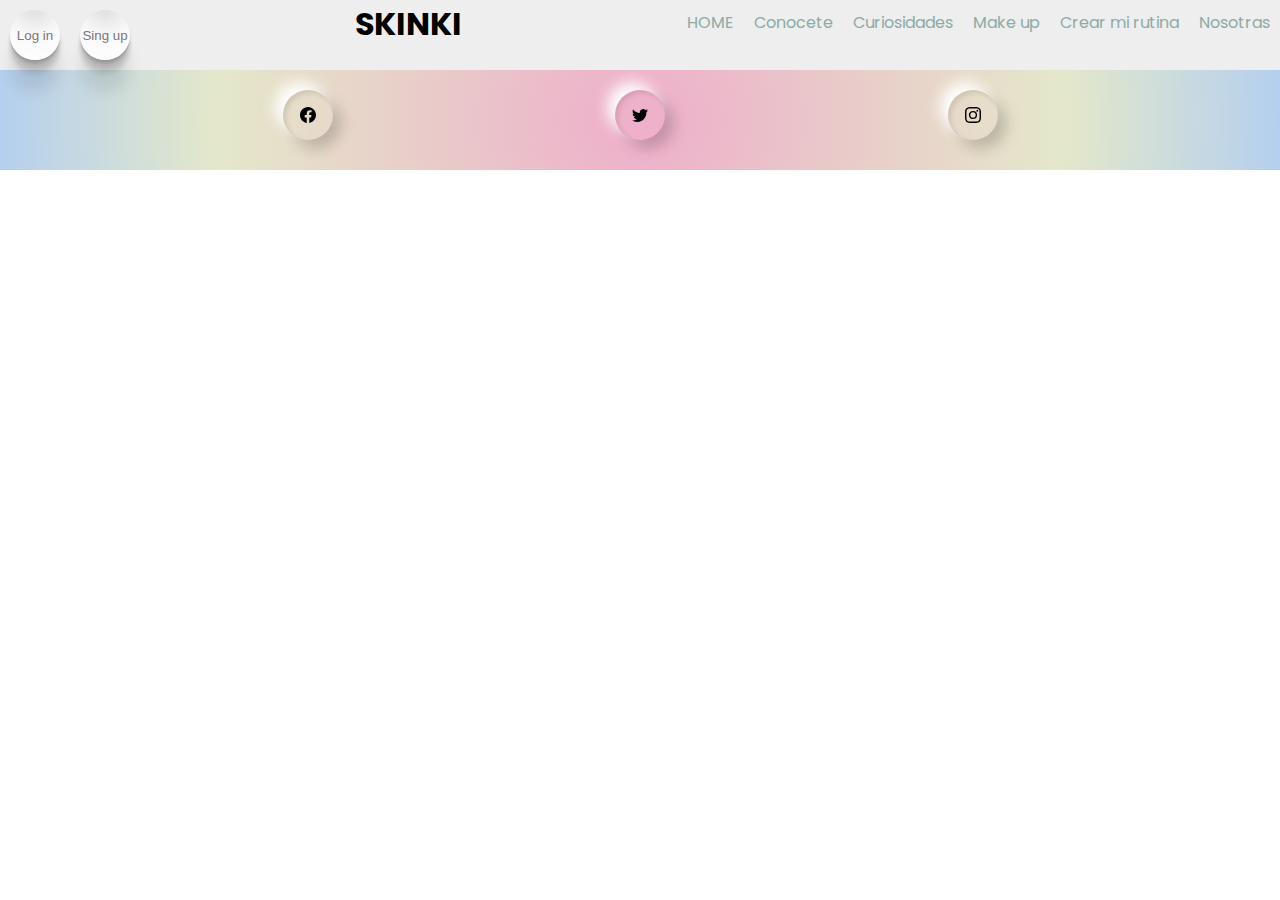
<file: Make_up.html>
<!DOCTYPE html>
<html lang="en">
<head>
    <meta charset="UTF-8">
    <meta http-equiv="X-UA-Compatible" content="IE=edge">
    <meta name="viewport" content="width=device-width, initial-scale=1.0">
    <link rel="stylesheet" href="style.css">
    <title>Document</title>
</head>
<body>
    <header>
        <nav class="aling-items">
            <button class="btn-bubble"><a href="loginRegistro.html" class="a-decoration">Log in</a></button>
                <button class="btn-bubble"><a href="loginRegistro.html" class="a-decoration">Sing up</a></button>
        </nav>
        <h1 class="Text-center">SKINKI</h1>
        <nav>
            <ul class="aling-items"> 
                <li class="li-decoration"><a href="index.html" class="a-decoration">HOME</a></li> 
                <li class="li-decoration"><a href="conocete.html" class="a-decoration">Conocete</a></li> 
                <li class="li-decoration"><a href="curiosidades.html" class="a-decoration">Curiosidades</a></li> 
                <li class="li-decoration"><a href="tutoriales.html" class="a-decoration">Make up</a></li> 
                <li class="li-decoration"><a href="cuestionario.html" class="a-decoration">Crear mi rutina</a></li> 
                <li class="li-decoration"><a href="nosotras.html" class="a-decoration">Nosotras</a></li> 
            </ul>
        </nav>
    </header>
    <footer class="aling-items back-rosa">
        <a href="">
        <svg xmlns="http://www.w3.org/2000/svg" width="16" height="16" fill="currentColor" class="bi bi-facebook" viewBox="0 0 16 16">
            <path d="M16 8.049c0-4.446-3.582-8.05-8-8.05C3.58 0-.002 3.603-.002 8.05c0 4.017 2.926 7.347 6.75 7.951v-5.625h-2.03V8.05H6.75V6.275c0-2.017 1.195-3.131 3.022-3.131.876 0 1.791.157 1.791.157v1.98h-1.009c-.993 0-1.303.621-1.303 1.258v1.51h2.218l-.354 2.326H9.25V16c3.824-.604 6.75-3.934 6.75-7.951z"/>
        </svg>
        </a>
        <a href="">
        <svg xmlns="http://www.w3.org/2000/svg" width="16" height="16" fill="currentColor" class="bi bi-twitter" viewBox="0 0 16 16">
            <path d="M5.026 15c6.038 0 9.341-5.003 9.341-9.334 0-.14 0-.282-.006-.422A6.685 6.685 0 0 0 16 3.542a6.658 6.658 0 0 1-1.889.518 3.301 3.301 0 0 0 1.447-1.817 6.533 6.533 0 0 1-2.087.793A3.286 3.286 0 0 0 7.875 6.03a9.325 9.325 0 0 1-6.767-3.429 3.289 3.289 0 0 0 1.018 4.382A3.323 3.323 0 0 1 .64 6.575v.045a3.288 3.288 0 0 0 2.632 3.218 3.203 3.203 0 0 1-.865.115 3.23 3.23 0 0 1-.614-.057 3.283 3.283 0 0 0 3.067 2.277A6.588 6.588 0 0 1 .78 13.58a6.32 6.32 0 0 1-.78-.045A9.344 9.344 0 0 0 5.026 15z"/>
        </svg>
        </a>
        <a href="">
        <svg xmlns="http://www.w3.org/2000/svg" width="16" height="16" fill="currentColor" class="bi bi-instagram" viewBox="0 0 16 16">
            <path d="M8 0C5.829 0 5.556.01 4.703.048 3.85.088 3.269.222 2.76.42a3.917 3.917 0 0 0-1.417.923A3.927 3.927 0 0 0 .42 2.76C.222 3.268.087 3.85.048 4.7.01 5.555 0 5.827 0 8.001c0 2.172.01 2.444.048 3.297.04.852.174 1.433.372 1.942.205.526.478.972.923 1.417.444.445.89.719 1.416.923.51.198 1.09.333 1.942.372C5.555 15.99 5.827 16 8 16s2.444-.01 3.298-.048c.851-.04 1.434-.174 1.943-.372a3.916 3.916 0 0 0 1.416-.923c.445-.445.718-.891.923-1.417.197-.509.332-1.09.372-1.942C15.99 10.445 16 10.173 16 8s-.01-2.445-.048-3.299c-.04-.851-.175-1.433-.372-1.941a3.926 3.926 0 0 0-.923-1.417A3.911 3.911 0 0 0 13.24.42c-.51-.198-1.092-.333-1.943-.372C10.443.01 10.172 0 7.998 0h.003zm-.717 1.442h.718c2.136 0 2.389.007 3.232.046.78.035 1.204.166 1.486.275.373.145.64.319.92.599.28.28.453.546.598.92.11.281.24.705.275 1.485.039.843.047 1.096.047 3.231s-.008 2.389-.047 3.232c-.035.78-.166 1.203-.275 1.485a2.47 2.47 0 0 1-.599.919c-.28.28-.546.453-.92.598-.28.11-.704.24-1.485.276-.843.038-1.096.047-3.232.047s-2.39-.009-3.233-.047c-.78-.036-1.203-.166-1.485-.276a2.478 2.478 0 0 1-.92-.598 2.48 2.48 0 0 1-.6-.92c-.109-.281-.24-.705-.275-1.485-.038-.843-.046-1.096-.046-3.233 0-2.136.008-2.388.046-3.231.036-.78.166-1.204.276-1.486.145-.373.319-.64.599-.92.28-.28.546-.453.92-.598.282-.11.705-.24 1.485-.276.738-.034 1.024-.044 2.515-.045v.002zm4.988 1.328a.96.96 0 1 0 0 1.92.96.96 0 0 0 0-1.92zm-4.27 1.122a4.109 4.109 0 1 0 0 8.217 4.109 4.109 0 0 0 0-8.217zm0 1.441a2.667 2.667 0 1 1 0 5.334 2.667 2.667 0 0 1 0-5.334z"/>
        </svg>
        </a>
    </footer>
</body>
</html>
</file>
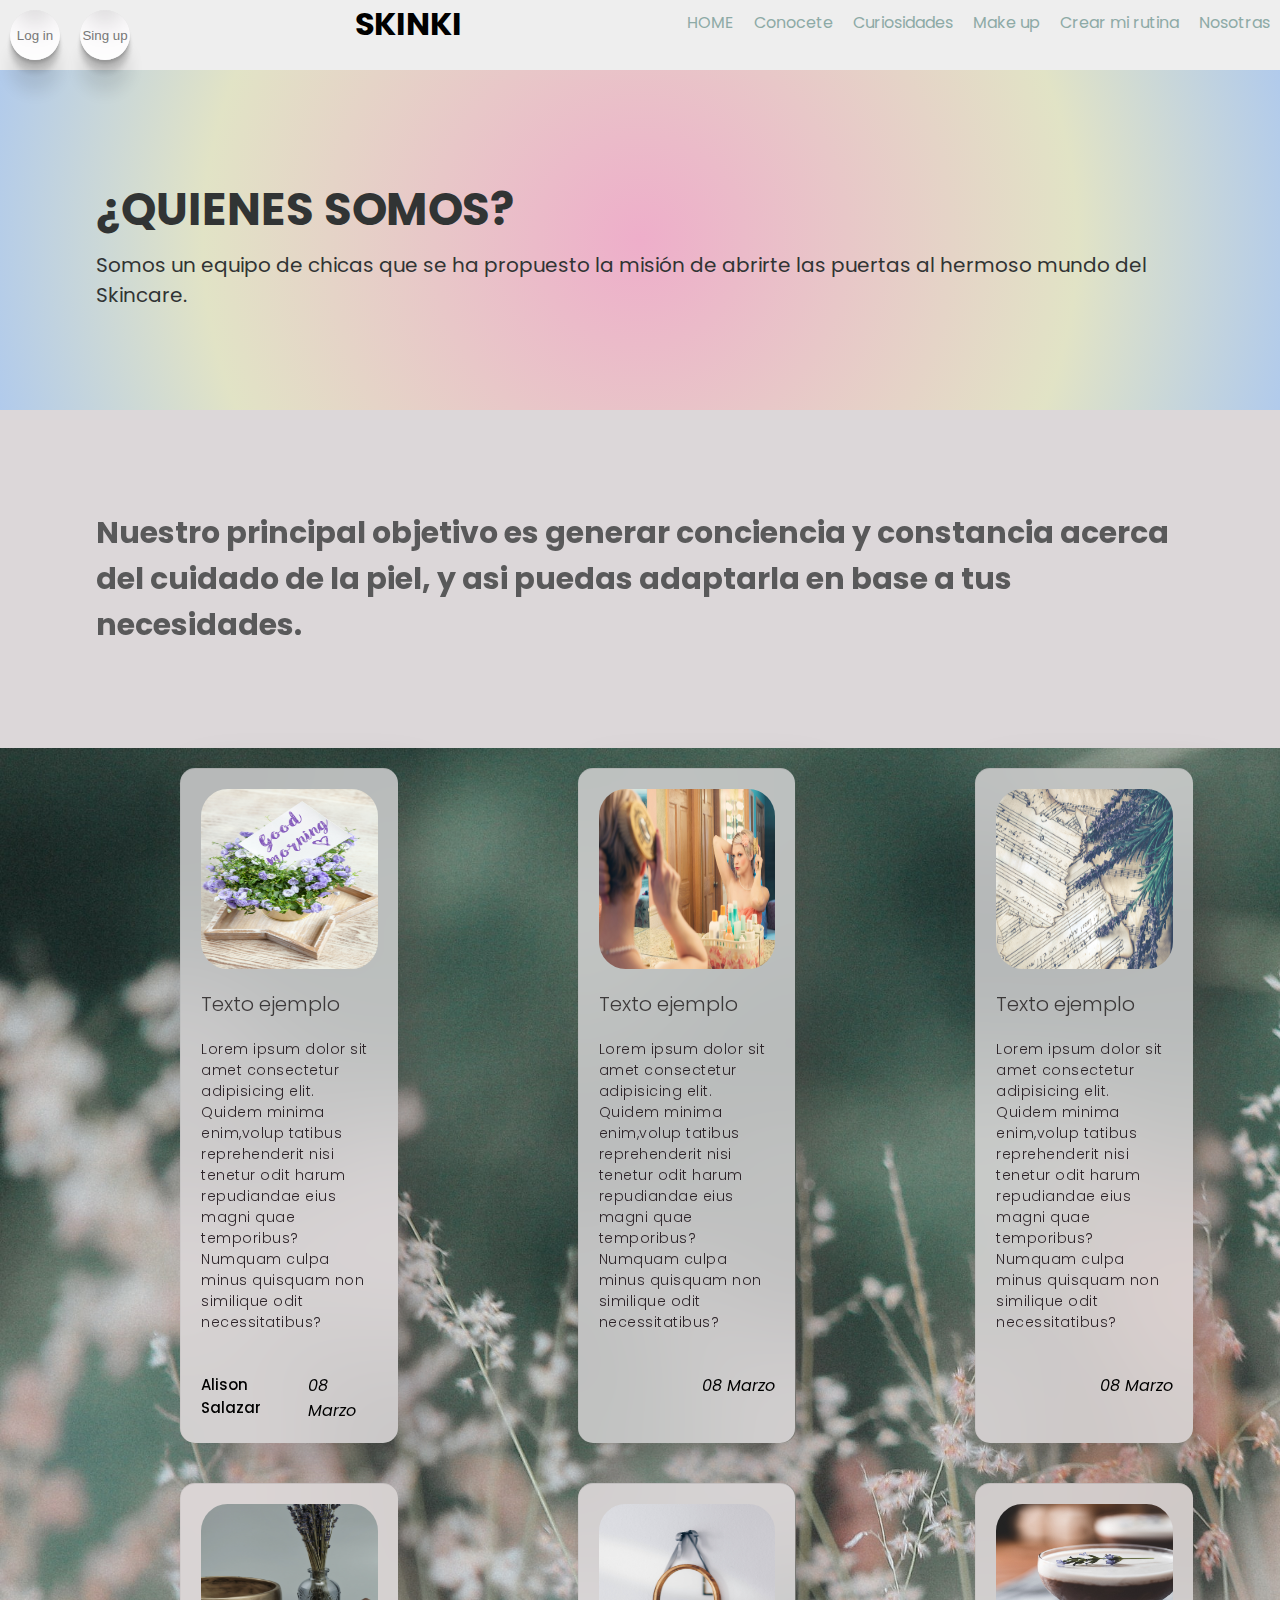
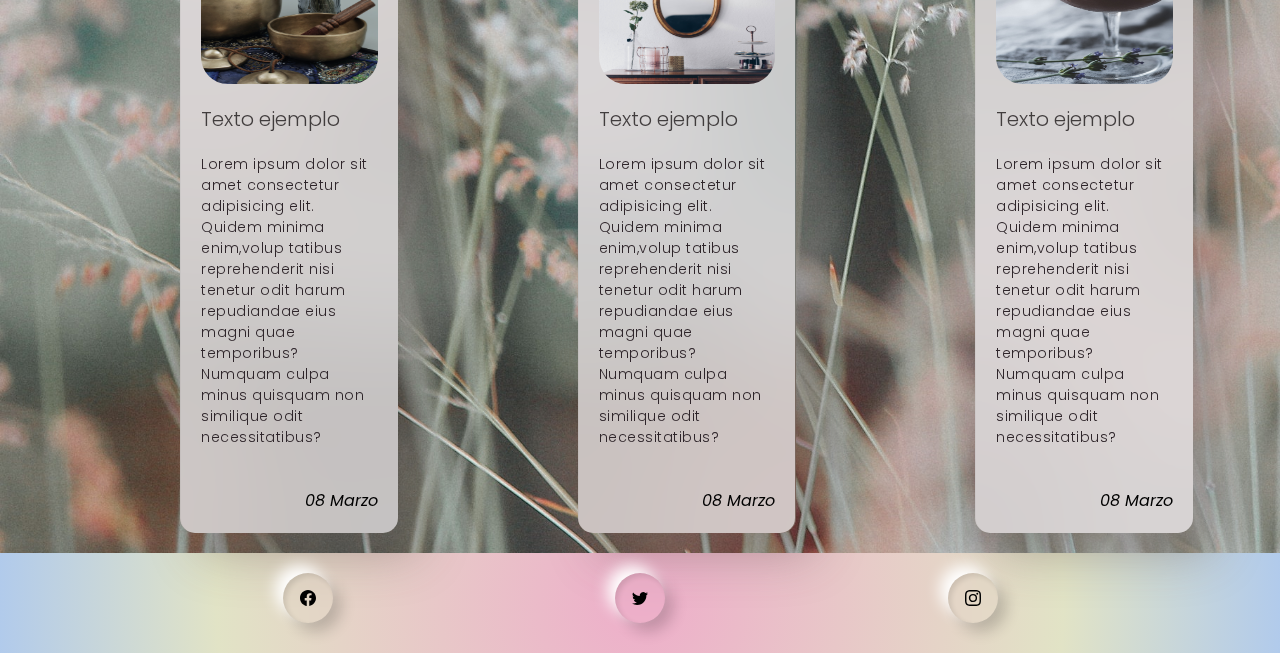
<file: nosotras.html>
<!DOCTYPE html>
<html lang="en">
<head>
    <meta charset="UTF-8">
    <meta http-equiv="X-UA-Compatible" content="IE=edge">
    <meta name="viewport" content="width=device-width, initial-scale=1.0">
    <link rel="stylesheet" href="cards.css">
    <title>Nosotras</title>
    <link rel="stylesheet" href="style.css">
</head>
<body>
    <header>
        <nav class="aling-items">
            <button class="btn-bubble"><a href="loginRegistro.html" class="a-decoration">Log in</a></button>
                <button class="btn-bubble"><a href="loginRegistro.html" class="a-decoration">Sing up</a></button>
        </nav>
        <h1 class="Text-center">SKINKI</h1>
        <nav>
            <ul class="aling-items">
                <li class="li-decoration"><a href="index.html" class="a-decoration">HOME</a></li> 
                <li class="li-decoration"><a href="conocete.html" class="a-decoration">Conocete</a></li> 
                <li class="li-decoration"><a href="curiosidades.html" class="a-decoration">Curiosidades</a></li> 
                <li class="li-decoration"><a href="tutoriales.html" class="a-decoration">Make up</a></li> 
                <li class="li-decoration"><a href="cuestionario.html" class="a-decoration">Crear mi rutina</a></li> 
                <li class="li-decoration"><a href="nosotras.html" class="a-decoration">Nosotras</a></li> 
            </ul>
        </nav>
    </header>
    <main>
        <section class="nosotras" id="imgFondo">
            <div class="containerNos" >
                <h2 class="tituloNos">¿Quienes somos?</h2>
                <p class="textoNos">
                    Somos un equipo de chicas que se ha propuesto la misión de abrirte las puertas al hermoso mundo del Skincare.
                </p>
            </div>
        </section>

    <section class="blurImgOb">
        <section class="objetivo" >
            <div class="conteinerObjetivo">
            <h2 class="textoObjetivo"> Nuestro principal objetivo es generar conciencia y constancia acerca del cuidado de la piel, y asi puedas adaptarla en base a tus necesidades.  
            </h2>
        </div>
        </section>
    </section>

        <!--CARDS -->
        <div class="containerCards">
            <div class="card">
                <div class="coverCard">
                    <img src="images/39.jpg" alt="">
                </div>
                <h2>Texto ejemplo</h2>
                <p>Lorem ipsum dolor sit amet consectetur adipisicing elit. Quidem minima enim,volup
                   tatibus reprehenderit nisi tenetur odit harum repudiandae eius magni quae
                   temporibus? Numquam culpa minus quisquam non similique odit necessitatibus?</p>
                   <hr>
                   <div class="footerCard">
                    <h3 class="userName"nombre de persona>Alison Salazar</h3>
                    <i>08 Marzo</i>
                   </div>
            </div>
    
            <div class="card">
                <div class="coverCard">
                    <img src="images/41.jpg" alt="">
                </div>
                <h2>Texto ejemplo</h2>
                <p>Lorem ipsum dolor sit amet consectetur adipisicing elit. Quidem minima enim,volup
                   tatibus reprehenderit nisi tenetur odit harum repudiandae eius magni quae
                   temporibus? Numquam culpa minus quisquam non similique odit necessitatibus?</p>
                   <hr>
                   <div class="footerCard">
                    <h3 class="userName"nombre de persona></h3>
                    <i>08 Marzo</i>
                   </div>
            </div>
    
            <div class="card">
                <div class="coverCard">
                    <img src="images/52.jpg" alt="">
                </div>
                <h2>Texto ejemplo</h2>
                <p>Lorem ipsum dolor sit amet consectetur adipisicing elit. Quidem minima enim,volup
                   tatibus reprehenderit nisi tenetur odit harum repudiandae eius magni quae
                   temporibus? Numquam culpa minus quisquam non similique odit necessitatibus?</p>
                   <hr>
                   <div class="footerCard">
                    <h3 class="userName"nombre de persona></h3>
                    <i>08 Marzo</i>
                   </div>
            </div>
        
            <div class="card">
                <div class="coverCard">
                    <img src="images/44.jpg" alt="">
                </div>
                <h2>Texto ejemplo</h2>
                <p>Lorem ipsum dolor sit amet consectetur adipisicing elit. Quidem minima enim,volup
                   tatibus reprehenderit nisi tenetur odit harum repudiandae eius magni quae
                   temporibus? Numquam culpa minus quisquam non similique odit necessitatibus?</p>
                   <hr>
                   <div class="footerCard">
                    <h3 class="userName"nombre de persona></h3>
                    <i>08 Marzo</i>
                   </div>
            </div>
    
            <div class="card">
                <div class="coverCard">
                    <img src="images/46.jpg" alt="">
                </div>
                <h2>Texto ejemplo</h2>
                <p>Lorem ipsum dolor sit amet consectetur adipisicing elit. Quidem minima enim,volup
                   tatibus reprehenderit nisi tenetur odit harum repudiandae eius magni quae
                   temporibus? Numquam culpa minus quisquam non similique odit necessitatibus?</p>
                   <hr>
                   <div class="footerCard">
                    <h3 class="userName"nombre de persona></h3>
                    <i>08 Marzo</i>
                   </div>
            </div>
    
            <div class="card">
                <div class="coverCard">
                    <img src="images/50.jpg" alt="">
                </div>
                <h2>Texto ejemplo</h2>
                <p>Lorem ipsum dolor sit amet consectetur adipisicing elit. Quidem minima enim,volup
                   tatibus reprehenderit nisi tenetur odit harum repudiandae eius magni quae
                   temporibus? Numquam culpa minus quisquam non similique odit necessitatibus?</p>
                   <hr>
                   <div class="footerCard">
                    <h3 class="userName"nombre de persona></h3>
                    <i>08 Marzo</i>
                   </div>
            </div> 
        </div>
          <!--CARDS -->
 </main>
 <footer class="aling-items back-rosa">

    <a href="">
    <svg xmlns="http://www.w3.org/2000/svg" width="16" height="16" fill="currentColor" class="bi bi-facebook" viewBox="0 0 16 16">
        <path d="M16 8.049c0-4.446-3.582-8.05-8-8.05C3.58 0-.002 3.603-.002 8.05c0 4.017 2.926 7.347 6.75 7.951v-5.625h-2.03V8.05H6.75V6.275c0-2.017 1.195-3.131 3.022-3.131.876 0 1.791.157 1.791.157v1.98h-1.009c-.993 0-1.303.621-1.303 1.258v1.51h2.218l-.354 2.326H9.25V16c3.824-.604 6.75-3.934 6.75-7.951z"/>
    </svg>
    </a>
    <a href="">
    <svg xmlns="http://www.w3.org/2000/svg" width="16" height="16" fill="currentColor" class="bi bi-twitter" viewBox="0 0 16 16">
        <path d="M5.026 15c6.038 0 9.341-5.003 9.341-9.334 0-.14 0-.282-.006-.422A6.685 6.685 0 0 0 16 3.542a6.658 6.658 0 0 1-1.889.518 3.301 3.301 0 0 0 1.447-1.817 6.533 6.533 0 0 1-2.087.793A3.286 3.286 0 0 0 7.875 6.03a9.325 9.325 0 0 1-6.767-3.429 3.289 3.289 0 0 0 1.018 4.382A3.323 3.323 0 0 1 .64 6.575v.045a3.288 3.288 0 0 0 2.632 3.218 3.203 3.203 0 0 1-.865.115 3.23 3.23 0 0 1-.614-.057 3.283 3.283 0 0 0 3.067 2.277A6.588 6.588 0 0 1 .78 13.58a6.32 6.32 0 0 1-.78-.045A9.344 9.344 0 0 0 5.026 15z"/>
    </svg>
    </a>
    <a href="">
    <svg xmlns="http://www.w3.org/2000/svg" width="16" height="16" fill="currentColor" class="bi bi-instagram" viewBox="0 0 16 16">
        <path d="M8 0C5.829 0 5.556.01 4.703.048 3.85.088 3.269.222 2.76.42a3.917 3.917 0 0 0-1.417.923A3.927 3.927 0 0 0 .42 2.76C.222 3.268.087 3.85.048 4.7.01 5.555 0 5.827 0 8.001c0 2.172.01 2.444.048 3.297.04.852.174 1.433.372 1.942.205.526.478.972.923 1.417.444.445.89.719 1.416.923.51.198 1.09.333 1.942.372C5.555 15.99 5.827 16 8 16s2.444-.01 3.298-.048c.851-.04 1.434-.174 1.943-.372a3.916 3.916 0 0 0 1.416-.923c.445-.445.718-.891.923-1.417.197-.509.332-1.09.372-1.942C15.99 10.445 16 10.173 16 8s-.01-2.445-.048-3.299c-.04-.851-.175-1.433-.372-1.941a3.926 3.926 0 0 0-.923-1.417A3.911 3.911 0 0 0 13.24.42c-.51-.198-1.092-.333-1.943-.372C10.443.01 10.172 0 7.998 0h.003zm-.717 1.442h.718c2.136 0 2.389.007 3.232.046.78.035 1.204.166 1.486.275.373.145.64.319.92.599.28.28.453.546.598.92.11.281.24.705.275 1.485.039.843.047 1.096.047 3.231s-.008 2.389-.047 3.232c-.035.78-.166 1.203-.275 1.485a2.47 2.47 0 0 1-.599.919c-.28.28-.546.453-.92.598-.28.11-.704.24-1.485.276-.843.038-1.096.047-3.232.047s-2.39-.009-3.233-.047c-.78-.036-1.203-.166-1.485-.276a2.478 2.478 0 0 1-.92-.598 2.48 2.48 0 0 1-.6-.92c-.109-.281-.24-.705-.275-1.485-.038-.843-.046-1.096-.046-3.233 0-2.136.008-2.388.046-3.231.036-.78.166-1.204.276-1.486.145-.373.319-.64.599-.92.28-.28.546-.453.92-.598.282-.11.705-.24 1.485-.276.738-.034 1.024-.044 2.515-.045v.002zm4.988 1.328a.96.96 0 1 0 0 1.92.96.96 0 0 0 0-1.92zm-4.27 1.122a4.109 4.109 0 1 0 0 8.217 4.109 4.109 0 0 0 0-8.217zm0 1.441a2.667 2.667 0 1 1 0 5.334 2.667 2.667 0 0 1 0-5.334z"/>
    </svg>
    </a>
</footer>
</body>
</html>
</file>
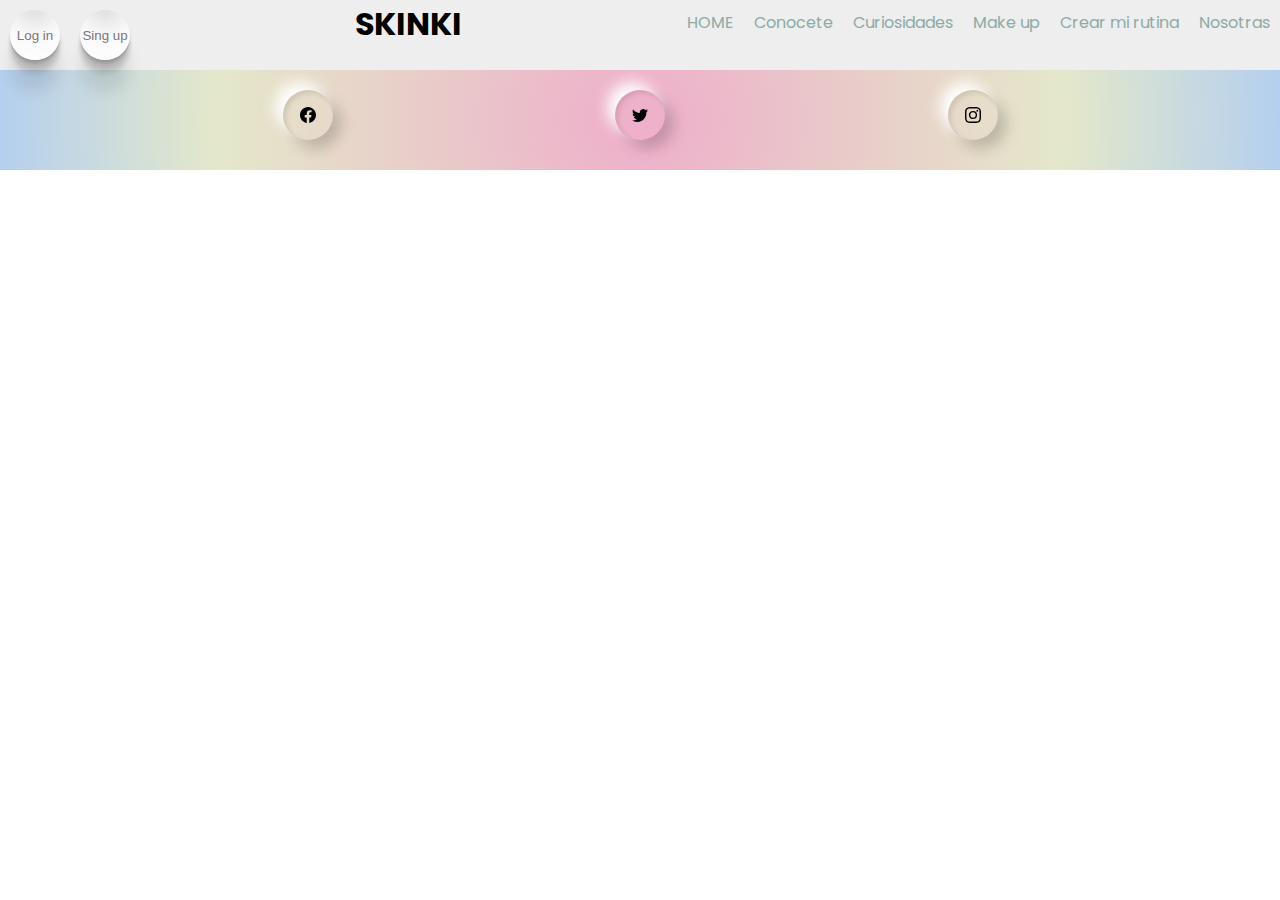
<file: subrutina.html>
<!DOCTYPE html>
<html lang="en">
<head>
    <meta charset="UTF-8">
    <meta http-equiv="X-UA-Compatible" content="IE=edge">
    <meta name="viewport" content="width=device-width, initial-scale=1.0">
    <link rel="stylesheet" href="style.css">
    <title>Document</title>
</head>
<body>
    <header> 
        <nav class="aling-items">
            <button class="btn-bubble"><a href="loginRegistro.html" class="a-decoration">Log in</a></button>
                <button class="btn-bubble"><a href="loginRegistro.html" class="a-decoration">Sing up</a></button>
        </nav>
        <h1 class="Text-center">SKINKI</h1>
        <nav>
            <ul class="aling-items">
                <li class="li-decoration"><a href="index.html" class="a-decoration">HOME</a></li> 
                <li class="li-decoration"><a href="conocete.html" class="a-decoration">Conocete</a></li> 
                <li class="li-decoration"><a href="curiosidades.html" class="a-decoration">Curiosidades</a></li> 
                <li class="li-decoration"><a href="tutoriales.html" class="a-decoration">Make up</a></li> 
                <li class="li-decoration"><a href="cuestionario.html" class="a-decoration">Crear mi rutina</a></li> 
                <li class="li-decoration"><a href="nosotras.html" class="a-decoration">Nosotras</a></li> 
            </ul>
        </nav>
    </header>
    <footer class="aling-items back-rosa">

        <a href="">
        <svg xmlns="http://www.w3.org/2000/svg" width="16" height="16" fill="currentColor" class="bi bi-facebook" viewBox="0 0 16 16">
            <path d="M16 8.049c0-4.446-3.582-8.05-8-8.05C3.58 0-.002 3.603-.002 8.05c0 4.017 2.926 7.347 6.75 7.951v-5.625h-2.03V8.05H6.75V6.275c0-2.017 1.195-3.131 3.022-3.131.876 0 1.791.157 1.791.157v1.98h-1.009c-.993 0-1.303.621-1.303 1.258v1.51h2.218l-.354 2.326H9.25V16c3.824-.604 6.75-3.934 6.75-7.951z"/>
        </svg>
        </a>
        <a href="">
        <svg xmlns="http://www.w3.org/2000/svg" width="16" height="16" fill="currentColor" class="bi bi-twitter" viewBox="0 0 16 16">
            <path d="M5.026 15c6.038 0 9.341-5.003 9.341-9.334 0-.14 0-.282-.006-.422A6.685 6.685 0 0 0 16 3.542a6.658 6.658 0 0 1-1.889.518 3.301 3.301 0 0 0 1.447-1.817 6.533 6.533 0 0 1-2.087.793A3.286 3.286 0 0 0 7.875 6.03a9.325 9.325 0 0 1-6.767-3.429 3.289 3.289 0 0 0 1.018 4.382A3.323 3.323 0 0 1 .64 6.575v.045a3.288 3.288 0 0 0 2.632 3.218 3.203 3.203 0 0 1-.865.115 3.23 3.23 0 0 1-.614-.057 3.283 3.283 0 0 0 3.067 2.277A6.588 6.588 0 0 1 .78 13.58a6.32 6.32 0 0 1-.78-.045A9.344 9.344 0 0 0 5.026 15z"/>
        </svg>
        </a>
        <a href="">
        <svg xmlns="http://www.w3.org/2000/svg" width="16" height="16" fill="currentColor" class="bi bi-instagram" viewBox="0 0 16 16">
            <path d="M8 0C5.829 0 5.556.01 4.703.048 3.85.088 3.269.222 2.76.42a3.917 3.917 0 0 0-1.417.923A3.927 3.927 0 0 0 .42 2.76C.222 3.268.087 3.85.048 4.7.01 5.555 0 5.827 0 8.001c0 2.172.01 2.444.048 3.297.04.852.174 1.433.372 1.942.205.526.478.972.923 1.417.444.445.89.719 1.416.923.51.198 1.09.333 1.942.372C5.555 15.99 5.827 16 8 16s2.444-.01 3.298-.048c.851-.04 1.434-.174 1.943-.372a3.916 3.916 0 0 0 1.416-.923c.445-.445.718-.891.923-1.417.197-.509.332-1.09.372-1.942C15.99 10.445 16 10.173 16 8s-.01-2.445-.048-3.299c-.04-.851-.175-1.433-.372-1.941a3.926 3.926 0 0 0-.923-1.417A3.911 3.911 0 0 0 13.24.42c-.51-.198-1.092-.333-1.943-.372C10.443.01 10.172 0 7.998 0h.003zm-.717 1.442h.718c2.136 0 2.389.007 3.232.046.78.035 1.204.166 1.486.275.373.145.64.319.92.599.28.28.453.546.598.92.11.281.24.705.275 1.485.039.843.047 1.096.047 3.231s-.008 2.389-.047 3.232c-.035.78-.166 1.203-.275 1.485a2.47 2.47 0 0 1-.599.919c-.28.28-.546.453-.92.598-.28.11-.704.24-1.485.276-.843.038-1.096.047-3.232.047s-2.39-.009-3.233-.047c-.78-.036-1.203-.166-1.485-.276a2.478 2.478 0 0 1-.92-.598 2.48 2.48 0 0 1-.6-.92c-.109-.281-.24-.705-.275-1.485-.038-.843-.046-1.096-.046-3.233 0-2.136.008-2.388.046-3.231.036-.78.166-1.204.276-1.486.145-.373.319-.64.599-.92.28-.28.546-.453.92-.598.282-.11.705-.24 1.485-.276.738-.034 1.024-.044 2.515-.045v.002zm4.988 1.328a.96.96 0 1 0 0 1.92.96.96 0 0 0 0-1.92zm-4.27 1.122a4.109 4.109 0 1 0 0 8.217 4.109 4.109 0 0 0 0-8.217zm0 1.441a2.667 2.667 0 1 1 0 5.334 2.667 2.667 0 0 1 0-5.334z"/>
        </svg>
        </a>
    </footer>
</body>
</html>
</file>
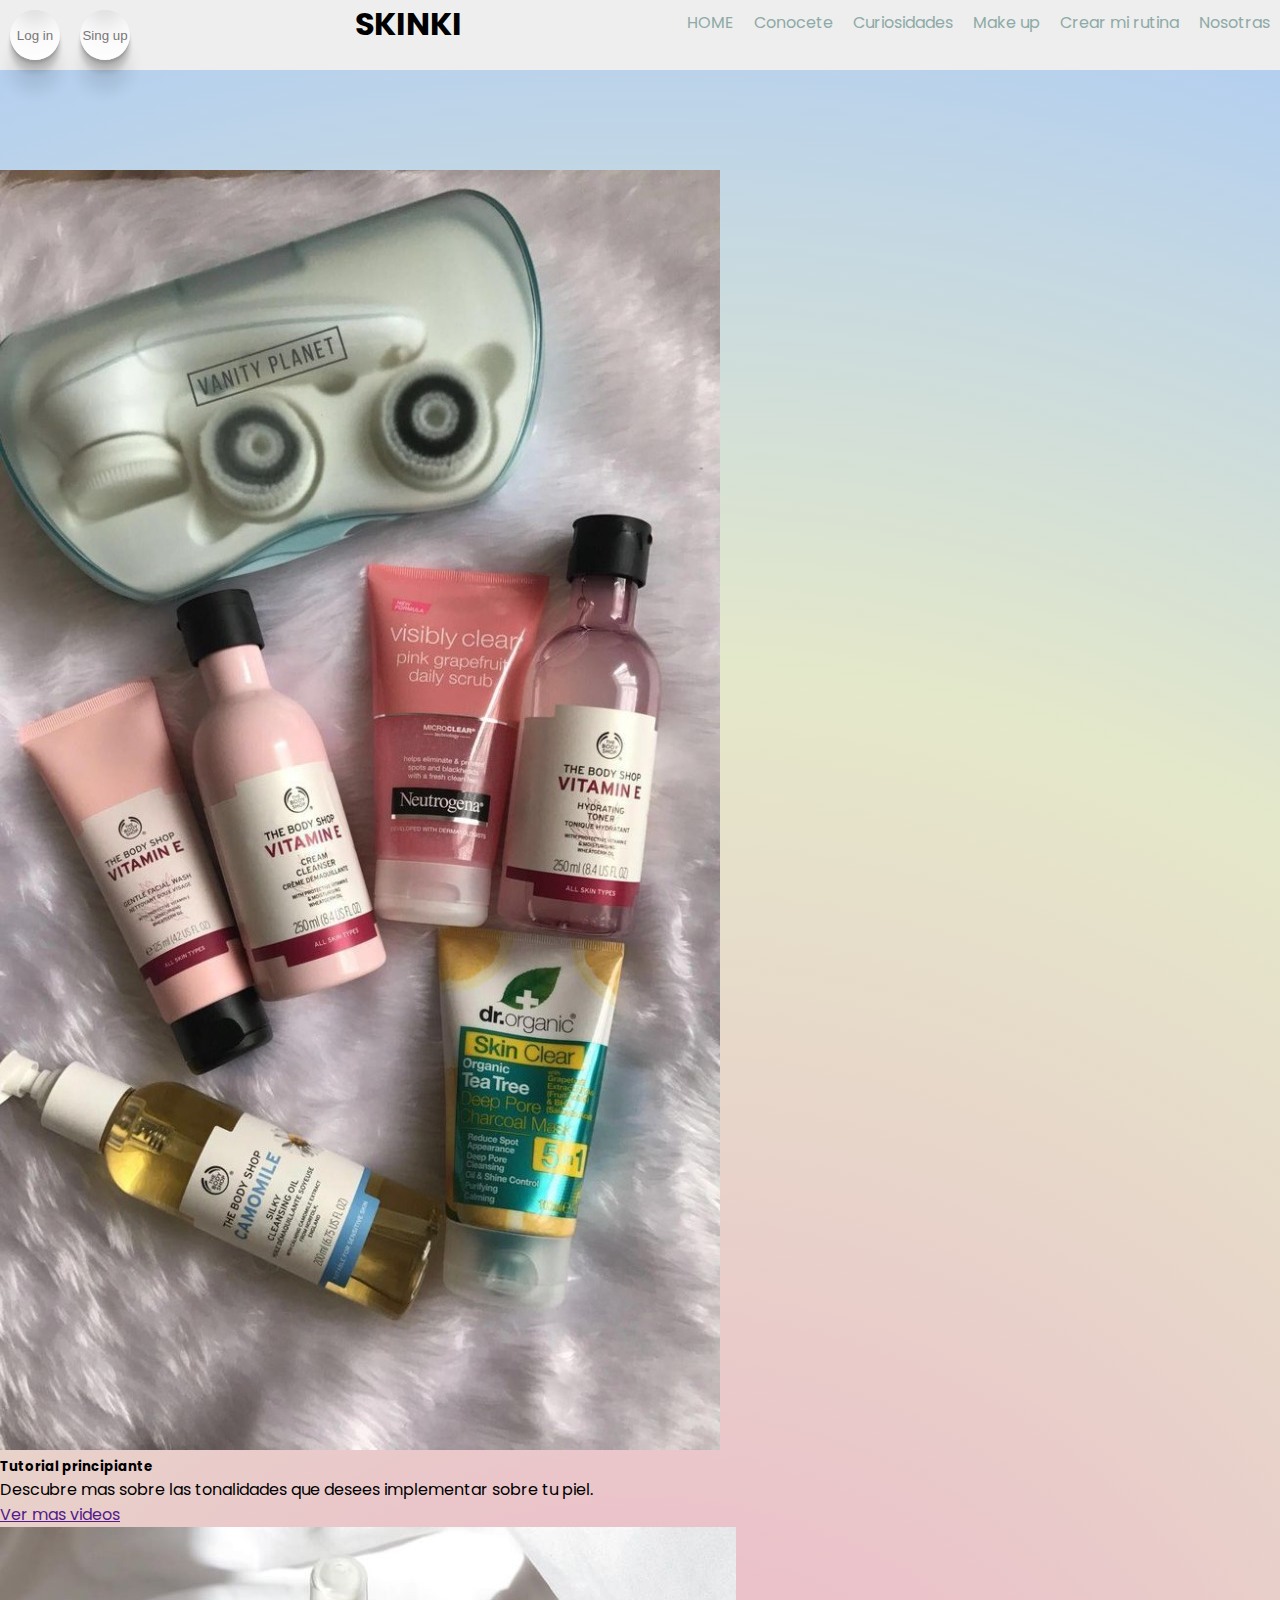
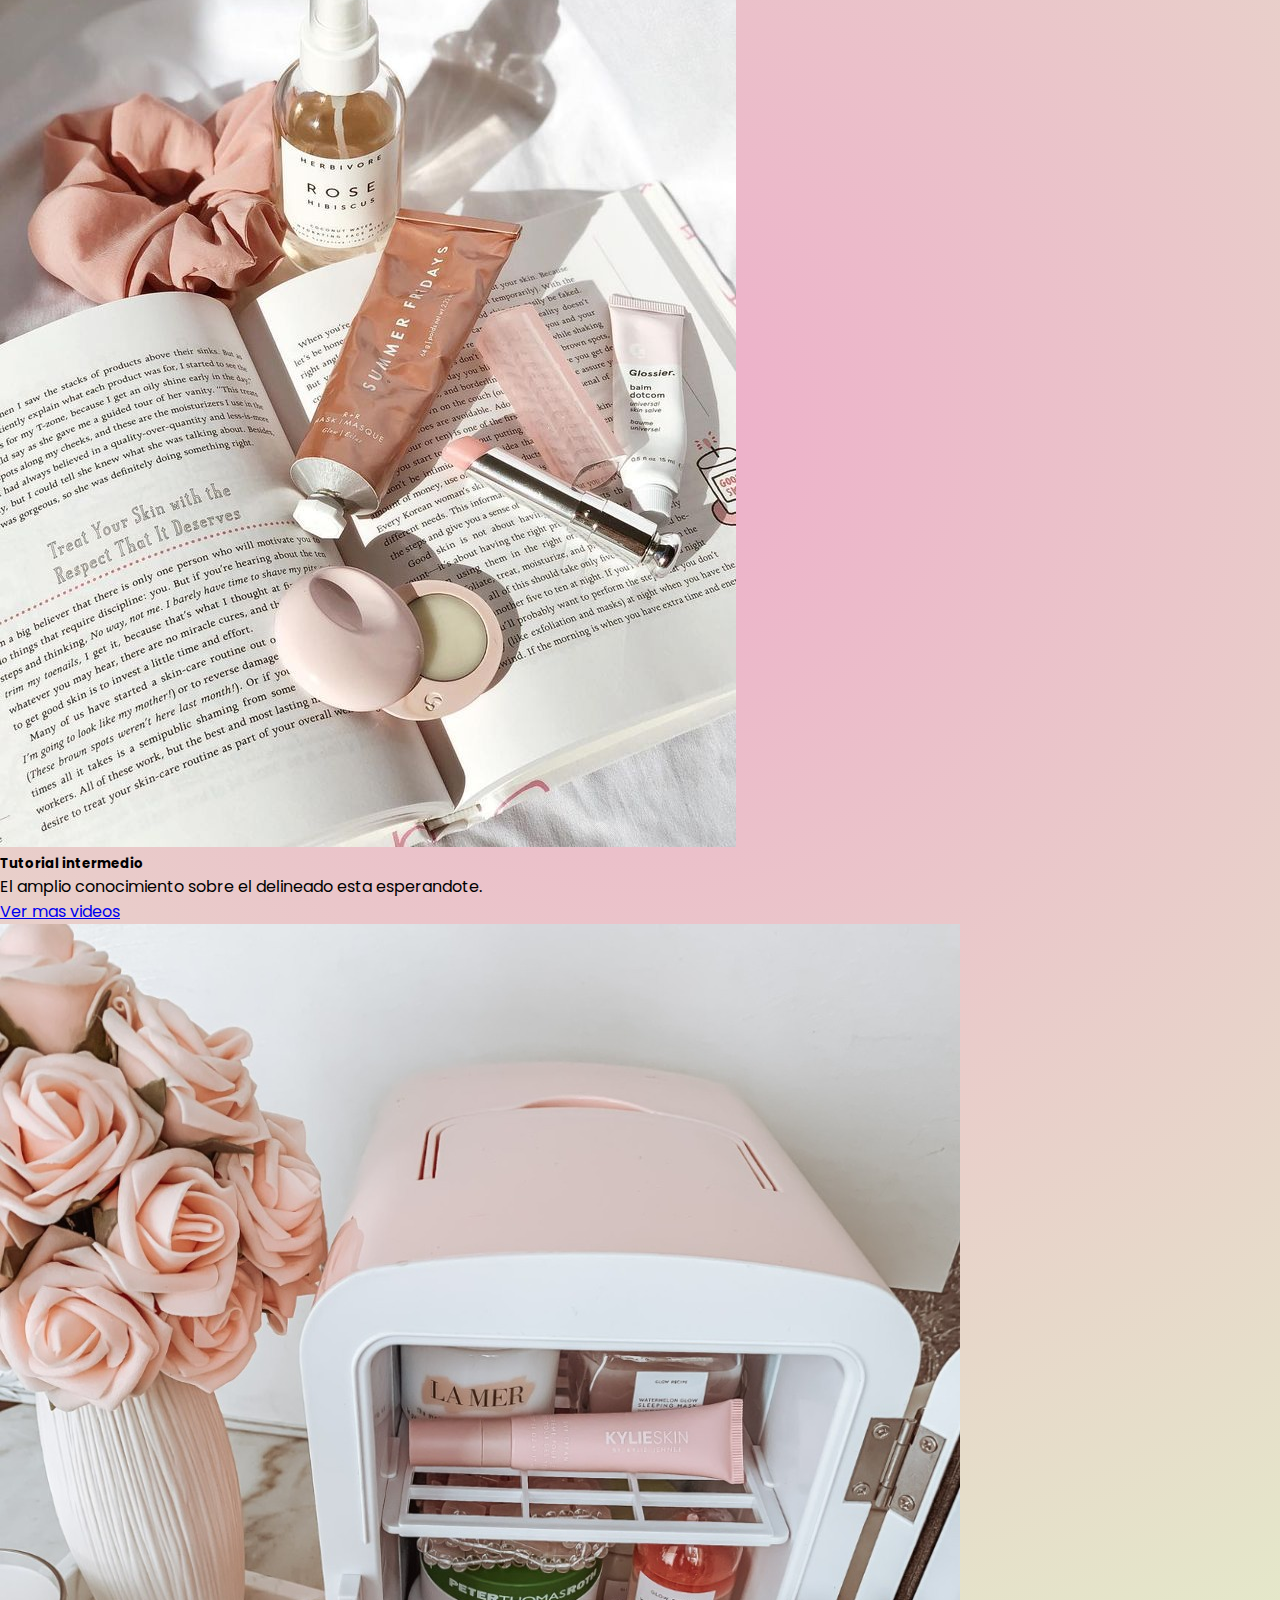
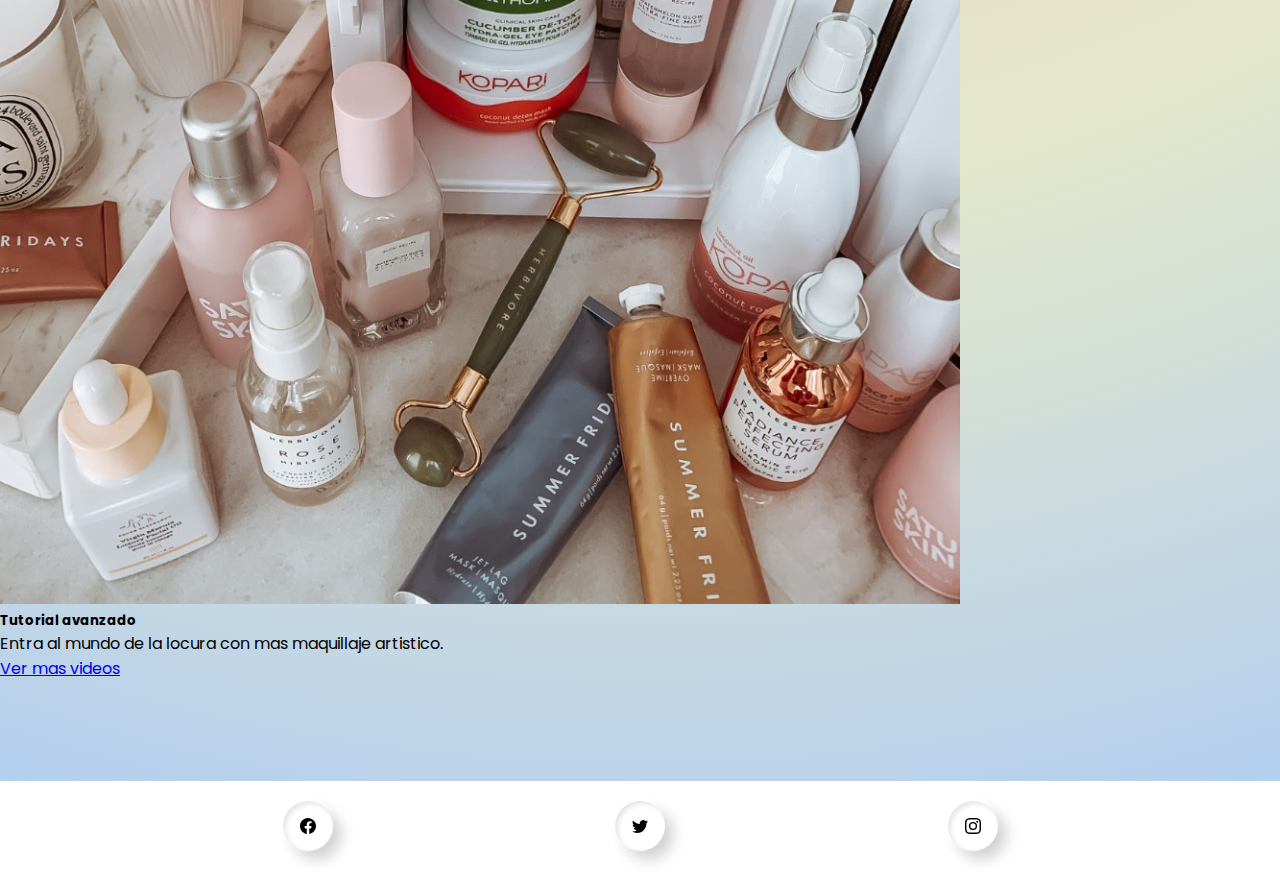
<file: tutoriales.html>
<!DOCTYPE html>
<html lang="en">
<head>
  <meta charset="UTF-8">
  <meta http-equiv="X-UA-Compatible" content="IE=edge">
  <meta name="viewport" content="width=device-width, initial-scale=1.0">
  <!-- CSS only -->
  <link href="https://cdn.jsdelivr.net/npm/bootstrap@5.2.2/dist/css/bootstrap.min.css" rel="stylesheet"
    integrity="sha384-Zenh87qX5JnK2Jl0vWa8Ck2rdkQ2Bzep5IDxbcnCeuOxjzrPF/et3URy9Bv1WTRi" crossorigin="anonymous">
  <link rel="stylesheet" href="tutoriales.css">
  <title>Document</title>
</head>
<body>
  <header>
    <nav class="aling-items">
        <button class="btn-bubble"><a href="loginRegistro.html" class="a-decoration">Log in</a></button>
            <button class="btn-bubble"><a href="loginRegistro.html" class="a-decoration">Sing up</a></button>
    </nav>
    <h1 class="Text-center">SKINKI</h1>
    <nav>
        <ul class="aling-items">
            <li class="li-decoration"><a href="index.html" class="a-decoration">HOME</a></li> 
            <li class="li-decoration"><a href="conocete.html" class="a-decoration">Conocete</a></li> 
            <li class="li-decoration"><a href="curiosidades.html" class="a-decoration">Curiosidades</a></li> 
            <li class="li-decoration"><a href="tutoriales.html" class="a-decoration">Make up</a></li> 
            <li class="li-decoration"><a href="cuestionario.html" class="a-decoration">Crear mi rutina</a></li> 
            <li class="li-decoration"><a href="nosotras.html" class="a-decoration">Nosotras</a></li> 
        </ul>
    </nav>
  </header>
  <main class="back-rosa">
  <div class="container">
    <div class="row justify-content-around">
      <div class="col-md-4">
        <div class="card px-2" id="sin-padding">
          <img src="./images/58.jpeg" class="card-img-top" alt="...">
          <div class="card-body">
            <h5 class="card-title">Tutorial principiante</h5>
            <p class="card-text">Descubre mas sobre las tonalidades que desees implementar sobre tu piel.</p>
            <a href="" class="btn btn-primary" target="">Ver mas videos</a>
          </div>
        </div>
      </div>
      <div class="col-md-4">
        <div class="card px-2" >
          <img src="./images/57.jpeg" class="card-img-top" alt="...">
          <div class="card-body">
            <h5 class="card-title">Tutorial intermedio</h5>
            <p class="card-text">El amplio conocimiento sobre el delineado esta esperandote.</p>
            <a href="#" class="btn btn-primary">Ver mas videos</a>
          </div>
        </div>
      </div>
      <div class="col-md-4">
        <div class="card px-2">
          <img src="./images/56.jpeg" class="card-img-top" alt="...">
          <div class="card-body">
            <h5 class="card-title">Tutorial avanzado</h5>
            <p class="card-text">Entra al mundo de la locura con mas maquillaje artistico. </p>
            <a href="#" class="btn btn-primary">Ver mas videos</a>
          </div>
        </div>
      </div>
  </div>
  </main>
      <footer class="aling-items"id="footer">

        <a href="">
        <svg xmlns="http://www.w3.org/2000/svg" width="16" height="16" fill="currentColor" class="bi bi-facebook" viewBox="0 0 16 16">
            <path d="M16 8.049c0-4.446-3.582-8.05-8-8.05C3.58 0-.002 3.603-.002 8.05c0 4.017 2.926 7.347 6.75 7.951v-5.625h-2.03V8.05H6.75V6.275c0-2.017 1.195-3.131 3.022-3.131.876 0 1.791.157 1.791.157v1.98h-1.009c-.993 0-1.303.621-1.303 1.258v1.51h2.218l-.354 2.326H9.25V16c3.824-.604 6.75-3.934 6.75-7.951z"/>
        </svg>
        </a>
        <a href="">
        <svg xmlns="http://www.w3.org/2000/svg" width="16" height="16" fill="currentColor" class="bi bi-twitter" viewBox="0 0 16 16">
            <path d="M5.026 15c6.038 0 9.341-5.003 9.341-9.334 0-.14 0-.282-.006-.422A6.685 6.685 0 0 0 16 3.542a6.658 6.658 0 0 1-1.889.518 3.301 3.301 0 0 0 1.447-1.817 6.533 6.533 0 0 1-2.087.793A3.286 3.286 0 0 0 7.875 6.03a9.325 9.325 0 0 1-6.767-3.429 3.289 3.289 0 0 0 1.018 4.382A3.323 3.323 0 0 1 .64 6.575v.045a3.288 3.288 0 0 0 2.632 3.218 3.203 3.203 0 0 1-.865.115 3.23 3.23 0 0 1-.614-.057 3.283 3.283 0 0 0 3.067 2.277A6.588 6.588 0 0 1 .78 13.58a6.32 6.32 0 0 1-.78-.045A9.344 9.344 0 0 0 5.026 15z"/>
        </svg>
        </a>
        <a href="">
        <svg xmlns="http://www.w3.org/2000/svg" width="16" height="16" fill="currentColor" class="bi bi-instagram" viewBox="0 0 16 16">
            <path d="M8 0C5.829 0 5.556.01 4.703.048 3.85.088 3.269.222 2.76.42a3.917 3.917 0 0 0-1.417.923A3.927 3.927 0 0 0 .42 2.76C.222 3.268.087 3.85.048 4.7.01 5.555 0 5.827 0 8.001c0 2.172.01 2.444.048 3.297.04.852.174 1.433.372 1.942.205.526.478.972.923 1.417.444.445.89.719 1.416.923.51.198 1.09.333 1.942.372C5.555 15.99 5.827 16 8 16s2.444-.01 3.298-.048c.851-.04 1.434-.174 1.943-.372a3.916 3.916 0 0 0 1.416-.923c.445-.445.718-.891.923-1.417.197-.509.332-1.09.372-1.942C15.99 10.445 16 10.173 16 8s-.01-2.445-.048-3.299c-.04-.851-.175-1.433-.372-1.941a3.926 3.926 0 0 0-.923-1.417A3.911 3.911 0 0 0 13.24.42c-.51-.198-1.092-.333-1.943-.372C10.443.01 10.172 0 7.998 0h.003zm-.717 1.442h.718c2.136 0 2.389.007 3.232.046.78.035 1.204.166 1.486.275.373.145.64.319.92.599.28.28.453.546.598.92.11.281.24.705.275 1.485.039.843.047 1.096.047 3.231s-.008 2.389-.047 3.232c-.035.78-.166 1.203-.275 1.485a2.47 2.47 0 0 1-.599.919c-.28.28-.546.453-.92.598-.28.11-.704.24-1.485.276-.843.038-1.096.047-3.232.047s-2.39-.009-3.233-.047c-.78-.036-1.203-.166-1.485-.276a2.478 2.478 0 0 1-.92-.598 2.48 2.48 0 0 1-.6-.92c-.109-.281-.24-.705-.275-1.485-.038-.843-.046-1.096-.046-3.233 0-2.136.008-2.388.046-3.231.036-.78.166-1.204.276-1.486.145-.373.319-.64.599-.92.28-.28.546-.453.92-.598.282-.11.705-.24 1.485-.276.738-.034 1.024-.044 2.515-.045v.002zm4.988 1.328a.96.96 0 1 0 0 1.92.96.96 0 0 0 0-1.92zm-4.27 1.122a4.109 4.109 0 1 0 0 8.217 4.109 4.109 0 0 0 0-8.217zm0 1.441a2.667 2.667 0 1 1 0 5.334 2.667 2.667 0 0 1 0-5.334z"/>
        </svg>
        </a>
    </footer>
 <!-- JavaScript Bundle with Popper -->
  <script src="https://cdn.jsdelivr.net/npm/bootstrap@5.2.2/dist/js/bootstrap.bundle.min.js"integrity="sha384-OERcA2EqjJCMA+/3y+gxIOqMEjwtxJY7qPCqsdltbNJuaOe923+mo//f6V8Qbsw3"crossorigin="anonymous"></script>
</body>
</html>
</file>
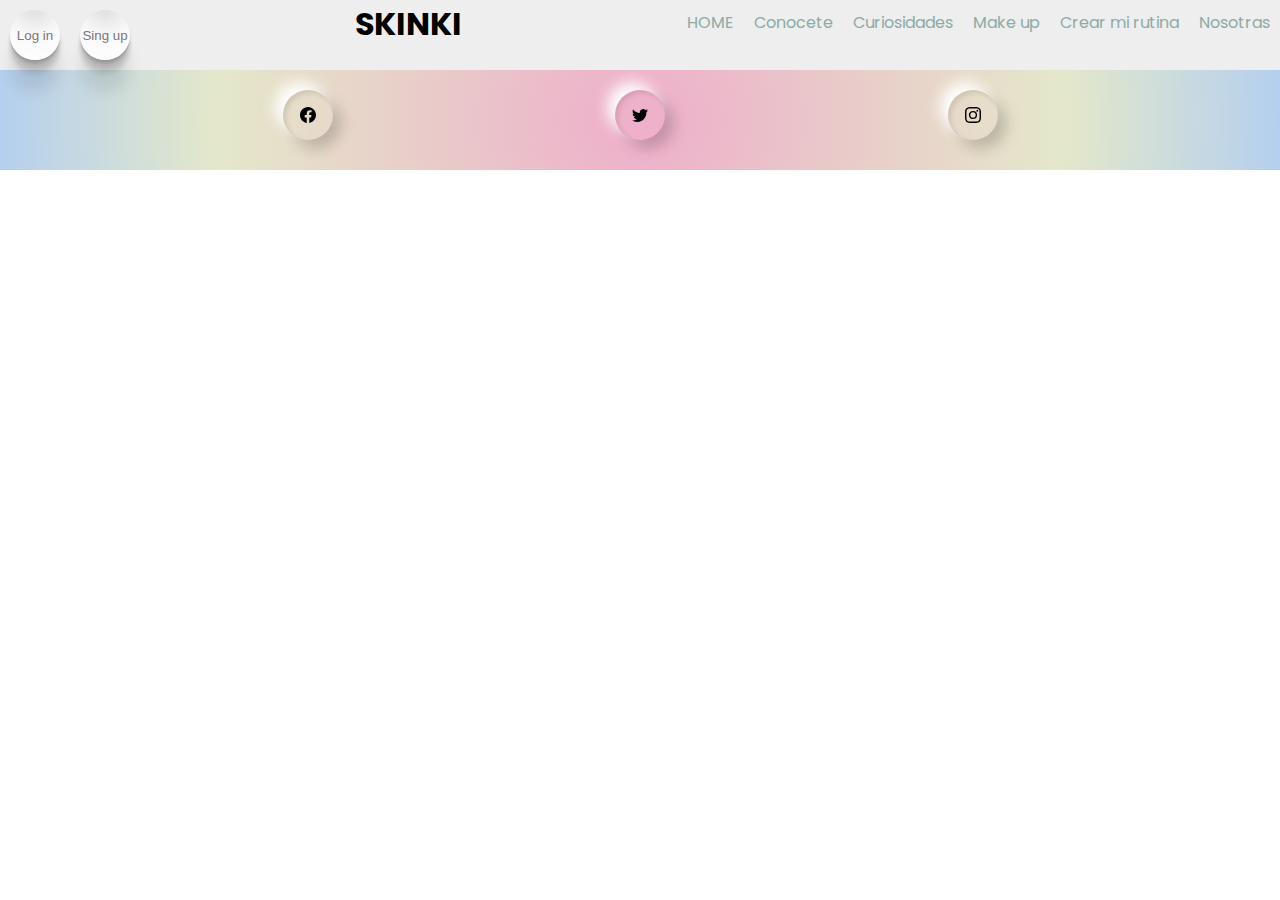
<file: user.html>
<!DOCTYPE html>
<html lang="en">
<head>
    <meta charset="UTF-8">
    <meta http-equiv="X-UA-Compatible" content="IE=edge">
    <meta name="viewport" content="width=device-width, initial-scale=1.0">
    <link rel="stylesheet" href="style.css">
    <title>Document</title>
</head>
<body>
    <header>
        <nav class="aling-items">
            <button class="btn-bubble"><a href="loginRegistro.html" class="a-decoration">Log in</a></button>
                <button class="btn-bubble"><a href="loginRegistro.html" class="a-decoration">Sing up</a></button>
        </nav>
        <h1 class="Text-center">SKINKI</h1>
        <nav>
            <ul class="aling-items"> 
                <li class="li-decoration"><a href="index.html" class="a-decoration">HOME</a></li> 
                <li class="li-decoration"><a href="conocete.html" class="a-decoration">Conocete</a></li> 
                <li class="li-decoration"><a href="curiosidades.html" class="a-decoration">Curiosidades</a></li> 
                <li class="li-decoration"><a href="tutoriales.html" class="a-decoration">Make up</a></li> 
                <li class="li-decoration"><a href="cuestionario.html" class="a-decoration">Crear mi rutina</a></li> 
                <li class="li-decoration"><a href="nosotras.html" class="a-decoration">Nosotras</a></li> 
            </ul>
        </nav>
    </header>
    <footer class="aling-items back-rosa">

        <a href="">
        <svg xmlns="http://www.w3.org/2000/svg" width="16" height="16" fill="currentColor" class="bi bi-facebook" viewBox="0 0 16 16">
            <path d="M16 8.049c0-4.446-3.582-8.05-8-8.05C3.58 0-.002 3.603-.002 8.05c0 4.017 2.926 7.347 6.75 7.951v-5.625h-2.03V8.05H6.75V6.275c0-2.017 1.195-3.131 3.022-3.131.876 0 1.791.157 1.791.157v1.98h-1.009c-.993 0-1.303.621-1.303 1.258v1.51h2.218l-.354 2.326H9.25V16c3.824-.604 6.75-3.934 6.75-7.951z"/>
        </svg>
        </a>
        <a href="">
        <svg xmlns="http://www.w3.org/2000/svg" width="16" height="16" fill="currentColor" class="bi bi-twitter" viewBox="0 0 16 16">
            <path d="M5.026 15c6.038 0 9.341-5.003 9.341-9.334 0-.14 0-.282-.006-.422A6.685 6.685 0 0 0 16 3.542a6.658 6.658 0 0 1-1.889.518 3.301 3.301 0 0 0 1.447-1.817 6.533 6.533 0 0 1-2.087.793A3.286 3.286 0 0 0 7.875 6.03a9.325 9.325 0 0 1-6.767-3.429 3.289 3.289 0 0 0 1.018 4.382A3.323 3.323 0 0 1 .64 6.575v.045a3.288 3.288 0 0 0 2.632 3.218 3.203 3.203 0 0 1-.865.115 3.23 3.23 0 0 1-.614-.057 3.283 3.283 0 0 0 3.067 2.277A6.588 6.588 0 0 1 .78 13.58a6.32 6.32 0 0 1-.78-.045A9.344 9.344 0 0 0 5.026 15z"/>
        </svg>
        </a>
        <a href="">
        <svg xmlns="http://www.w3.org/2000/svg" width="16" height="16" fill="currentColor" class="bi bi-instagram" viewBox="0 0 16 16">
            <path d="M8 0C5.829 0 5.556.01 4.703.048 3.85.088 3.269.222 2.76.42a3.917 3.917 0 0 0-1.417.923A3.927 3.927 0 0 0 .42 2.76C.222 3.268.087 3.85.048 4.7.01 5.555 0 5.827 0 8.001c0 2.172.01 2.444.048 3.297.04.852.174 1.433.372 1.942.205.526.478.972.923 1.417.444.445.89.719 1.416.923.51.198 1.09.333 1.942.372C5.555 15.99 5.827 16 8 16s2.444-.01 3.298-.048c.851-.04 1.434-.174 1.943-.372a3.916 3.916 0 0 0 1.416-.923c.445-.445.718-.891.923-1.417.197-.509.332-1.09.372-1.942C15.99 10.445 16 10.173 16 8s-.01-2.445-.048-3.299c-.04-.851-.175-1.433-.372-1.941a3.926 3.926 0 0 0-.923-1.417A3.911 3.911 0 0 0 13.24.42c-.51-.198-1.092-.333-1.943-.372C10.443.01 10.172 0 7.998 0h.003zm-.717 1.442h.718c2.136 0 2.389.007 3.232.046.78.035 1.204.166 1.486.275.373.145.64.319.92.599.28.28.453.546.598.92.11.281.24.705.275 1.485.039.843.047 1.096.047 3.231s-.008 2.389-.047 3.232c-.035.78-.166 1.203-.275 1.485a2.47 2.47 0 0 1-.599.919c-.28.28-.546.453-.92.598-.28.11-.704.24-1.485.276-.843.038-1.096.047-3.232.047s-2.39-.009-3.233-.047c-.78-.036-1.203-.166-1.485-.276a2.478 2.478 0 0 1-.92-.598 2.48 2.48 0 0 1-.6-.92c-.109-.281-.24-.705-.275-1.485-.038-.843-.046-1.096-.046-3.233 0-2.136.008-2.388.046-3.231.036-.78.166-1.204.276-1.486.145-.373.319-.64.599-.92.28-.28.546-.453.92-.598.282-.11.705-.24 1.485-.276.738-.034 1.024-.044 2.515-.045v.002zm4.988 1.328a.96.96 0 1 0 0 1.92.96.96 0 0 0 0-1.92zm-4.27 1.122a4.109 4.109 0 1 0 0 8.217 4.109 4.109 0 0 0 0-8.217zm0 1.441a2.667 2.667 0 1 1 0 5.334 2.667 2.667 0 0 1 0-5.334z"/>
        </svg>
        </a>
    </footer>
</body>
</html>
</file>
<file: style.css>
@import url('https://fonts.googleapis.com/css2?family=Fuzzy+Bubbles&family=Libre+Baskerville:ital,wght@0,400;0,700;1,400&family=Montserrat:ital,wght@0,100;0,200;1,100;1,200&family=Poppins:wght@200&family=Yeseva+One&display=swap');

/*
       font-family: 'Fuzzy Bubbles', cursive;
font-family: 'Libre Baskerville', serif;
font-family: 'Montserrat', sans-serif;
font-family: 'Poppins', sans-serif;
font-family: 'Yeseva One', cursive;
*/

*{
    margin: 0;
    padding: 0;
    box-sizing: border-box;
}
header{
    background-color: #eee;
    display:flex;
    justify-content: space-between;
}
.Text-center{
    text-align: center;
}
body{
    font-family: 'Poppins', sans-serif;
}
.aling-items{
    display: flex;
    justify-content:space-evenly;
}
.li-decoration{
    list-style-type: none;
    margin: 10px;
}

.a-decoration{
    text-decoration: none;
    color: #8DAAA6;
}
.background-blur{
    backdrop-filter: blur(5px);
    height: 100%;
    background-color: rgba(0, 0, 0, 0.26);
}
.btn-bubble{
    border-radius: 50%;
    border: none;
    width: 50px;
    height: 50px;
    margin: 10px;
    box-shadow: rgba(255, 255, 255, 0.774) 0px -23px 25px 0px inset, #fffbffd2 0px -36px 30px 0px inset, rgba(0, 0, 0, 0.1) 0px -79px 40px 0px inset, rgba(0, 0, 0, 0.06) 0px 2px 1px, rgba(0, 0, 0, 0.09) 0px 4px 2px, rgba(0, 0, 0, 0.09) 0px 8px 4px, rgba(0, 0, 0, 0.09) 0px 14px 4px, rgba(0, 0, 0, 0.09) 0px 32px 16px;
}
.btn-bubble a{
    color: rgb(119, 119, 119);
}
.element-inline{
    display: inline;
}
#header-index{
    height: 80vh;
    background: url("images/73.png");
    background-repeat: no-repeat;
    background-size: cover;
}

.content-column{
    display: flex;
    flex-direction: column;
    justify-content: center;
}

/*********Makeup Cards******/
.MakeUp-Levels{
    width: 30%;
    height: 200px;   
    border-radius: 10px; 
    background: rgba(238, 238, 238,1);
    margin-top: 100px;
    margin-bottom: 100px;
    display: flex;
    justify-content: center;
    padding: 10px;
}
.MP-A{
    background-color: rgb(250, 242, 135);
}
.MP-B{
    background-color: #eee;
}
.MP-C{
    background-color: #d373ff;
}
.MakeUp-Levels div{
    padding-top: 50px;
    width: 50%;
}
.MakeUp-Levels div p{
    font-size: 15px;
}
.MakeUp-Levels img{
    margin: 20px 0 20px 10px;
    width: 200px;
    height: 200px;
    transition: all 300ms;
}
.MakeUp-Levels img:hover{
    transform: translateY(-20px);
    transform: scale(1.1);
}
.btn-ovalado{
    width:200px;
    height: 70px;
    background-color: #DED3CA;
    border: 1px solid #ffffff;
    margin-top: 10px;
    color: #8DAAA6;
    border-radius: 100% 0;
}
.back-rosa{
    background: rgb(238, 174, 202);
    background: radial-gradient(circle, rgb(238, 174, 202) 0%, rgba(217,222,179,0.7) 66%, rgba(148,187,233,0.7) 100%);
}
.card-arco-arriba{
    width: 200px;
    background-color: #EEE;
    border-radius: 50% 50% 0 0;
    margin-top: 50px;
    margin-bottom: 50px;
    border: 1px solid rgba(151, 96, 67, 0.705);
}
.card-arco-arriba img{
    width: 100%;
    height: 200px;
    border-radius: 50% 50% 0 0;
}
.card-arco-arriba p{
    padding: 10px;
    color: #36325c;
}

.btn-redondo{
    width: 100px;
    height: 30px;
    border-radius: 50px;
    background-color: #DED3CA;
    color: rgba(151, 96, 67, 0.705);
    border: none;
    margin-left: 50px;
    margin-bottom: 10px;
}
.btn-redondo a{
    text-decoration: none;
    color: rgba(151, 96, 67, 0.705);
}

footer{
    height: 100px;
    padding-top: 20px;
}
footer a svg{
    color: black;
    margin: 17px;
}
footer a{
    border-radius: 50%;
    width: 50px;
    height: 50px;
    backdrop-filter: blur(15px);
    box-shadow: -8px -8px 15px rgba(255, 255, 255, 1),8px 8px 15px rgb(0, 0, 0, 0.2), inset 3px 3px 5px rgba(0, 0, 0, 0.1);
}
/*Calendar*/
.month i{
    text-align: center;
    color: #446b66;
    width: 50px;
    height: 50px;
    border-radius: 50%;
    padding-top: 10px;
    box-shadow: -8px -8px 15px rgba(255, 255, 255, 1),8px 8px 15px rgb(0, 0, 0, 0.2), inset 3px 3px 5px rgba(0, 0, 0, 0.1);
}
.weekdays{
    display: flex;
    flex-direction: row;
    margin-bottom: 50px;
}
.weekdays div{
    width: calc(60vw / 7);
    display: flex;
    justify-content: center;
}
.weekdays div span{
    width: 50px;
    height: 50px;
    text-align: center;
    background: #8DAAA6;
    border-radius:50% ;
    padding-top: 10px;

}
/*********************Especificaciones*************************************/
.content-column p{
    width: 400px;
    text-align: justify;
    color: #EEE;
}
.content-column h2{
    text-align: center;
    color: #EEE;
}
.content-column p, .btn-ovalado{
    margin-right:auto;
    margin-left: auto;
}
.content-column span{
    color: rgba(151, 96, 67, 0.911);
}
.item-card{
    width: 350px;
}
.prev::before{
    font-size: 30px;
    padding-top: 10px;
}
.next::before{
    font-size: 30px;
    padding-top: 10px;
}
.days{
    width: 100%;
    display: flex;
    flex-wrap: wrap;
}
.days div{
  font-size: 1.4rem;
  width: calc(60vw / 7);
  height: calc(60vw/7);
  display: flex;
  justify-content: center;
  align-items: center;
  transition: background-color 0.2s;
}
.days div:hover:not(.today) {
    border-radius: 50%;
    cursor: pointer;
    border: 6px solid #eaeef0;
    box-shadow: -8px -8px 15px rgba(255, 255, 255, 1),
    8px 8px 15px rgb(0, 0, 0, 0.2), 
    inset 3px 3px 5px rgba(0, 0, 0, 0.1),
    inset -1px -1px 5px rgba(255, 255, 255, 1) ;
}
  
.prev-date,
.next-date {
    opacity: 0.5;
}
.container-calendar{
    width: 60vw;
    margin-left: auto;
    margin-right: auto;
    padding-top: 100px;
}
.main-calendar{
    background-color: #eeeeee;
}

/*Caja de descripciones para form*/
.form-calendar{
    width: 90%;
    border-radius: 20px;
    margin-left: auto;
    margin-right: auto;
    padding: 30px;
    border: 1px solid #8DAAA6;
    background-size: cover;
    display: flex;
    justify-content: center;
}
.form-calendar label{
    color:#446b66;
    border:#446b66;
    font-size: 20px;
    font-weight: bold;
    text-shadow:  3px 1px rgb(0, 0, 0);
}
.form-calendar input{
    color: white;
    font-family: 'Poppins', sans-serif;
    width: 100%;
    height: 20vh;
    background: linear-gradient(90deg, rgba(68, 107, 102, 0.31) 29%, rgba(250,250,245,0.31) 96%);
    box-shadow: 0 4px 30px rgba(0, 0, 0, 0.1);
    backdrop-filter: blur(12px);
    -webkit-backdrop-filter: blur(2.3px);
    border: 1px solid rgba(255, 255, 255, 0.32);
    outline: none;
}
.calendar-anadir,.calendar-guardar{
    color: #446b66;
    height: 70px;
    width: 70px;
    border-radius: 50%;
    border:1px solid #a9acab ;
}

.notas{
    width: 60vw;
    background: url("images/71.jpg");
    background-size: cover;
    border-radius: 20px;
    margin: auto;
    padding: 20px;
}
.notas h2{
    color: #eee;
    display: inline;
    font-size: 22px;
    text-shadow: 1px 1px 2px black;
}

/*Section home curiosidades**/
.content-img-text{
    height: 100vh;
    display: flex;
    justify-content: space-evenly;
}
.content-img-text img{
    margin-top: 60px;
    width: 500px;
    height: 500px;
    animation: skew 3s infinite;
    transform: skew(10deg);
    animation-direction: alternate;
}
@keyframes skew {
    0% {
      transform: skew(10deg, 10deg);
    }
    100% {
      transform: skew(-10deg, -10deg);
    }
}
.content-img-text aside{
    width: 35vw;
    margin-top: auto;
    margin-bottom: auto;
}
.content-img-text aside button{
    border: 1px solid #d373ff;
    border-radius: 0;
    background: none;
    color: #36325c;
    margin-top: 10px;
    padding: 10px;
}

/**************************CURIOSIDADES**********************************/
#Descubre{
    display: flex;
    flex-wrap: wrap;
    justify-content: space-evenly;
    color: #eee;
}
#Descubre section{
    margin-top: 50px;
}
#Descubre aside{
    width: 200px;
    margin-top: 100px;
}
#Descubre aside h3{
    color: #446b66;
    border-bottom: 2px solid rgba(255,241,70,1) ;
}
#Descubre aside li{
   margin-top: 15px;
   list-style-type:none;
}
#Descubre aside li a{
    text-decoration: none;
    color: #36325c;
    font-family: 'Libre Baskerville', serif;
}
.descubre{
    width:30vw;
    height:50vh;
    border-radius: 20px;
    padding:20px;
    background: rgb(30,170,215);
    background: linear-gradient(50deg, rgba(30,170,215,0) 15%, rgba(77,129,212,1) 10%, rgb(255, 137, 47) 100%);
}
.descubre p{
    text-align: justify;
}
#advertencias article{
    background: rgb(224,0,193);
    background: linear-gradient(150deg, rgba(224,0,193,1) 15%, rgba(77,129,212,1) 80%, rgba(30,170,215,0) 15%);
}

/************TUTORIALES****************/
.col-md-4 .card{
    padding-top: 8px;
}

.card-body .btn{
    background: rgb(238, 174, 202);
    background: radial-gradient(circle, rgb(238, 174, 202) 0%, rgba(217,222,179,0.7) 66%, rgba(148,187,233,0.7) 100%);
}
</file>
<file: conocete.css>
.caja {
    display: flex;
    justify-content: center;
    align-items: center;
}


#pieles {
    height: 500px;
    display: flex;
    flex-wrap: nowrap;
}

.parada {
    position: relative;
    padding-top: 25px;
    padding-left: 6%;
    padding-right: 6%;
}

.parada img{
    height: 450px;
    width: 400px;
    background-color: aquamarine;
    border: ridge;
    transition: filter .5s;
}
.acostado:hover img{
    filter: blur(5px)
}
.parada:hover img {
    filter: blur(5px);
}

.parada-texto {
    position: absolute;
    z-index: 10;
    top: 50%;
    left: 50%;
    display: none;
}

.parada:hover .parada-texto {
    display: block;
}
.acostado-texto{
    position: absolute;
    display: none;
}
.A{
    top:61%;
    left:70%;
}
.B{
    top:100%;
    left:70%;
}

.acostado:hover .acostado-texto{
    display: block;
}

.acostado img {
    background-color: blue;
    width: 90%;
    height: 206px;
    margin-top: 25px;
    margin-bottom: 5px;
    margin-left: 50px;
    border: ridge;
    transition: filter .5s;
}

.acostado:hover .acostado-texto-A {
    display: block;

}
.acostado-texto-B{
    position: absolute;
    z-index: 10;
    top: 50%;
    transform: translateY(-50%);
    left: 70%;
    transform: translateX(-50%);
    display: none;
   
}
.acostado:hover .acostado-texto-B{
    display: block;
}
.acostado-texto-C {
    position: absolute;
    z-index: 10;
    top: 20%;
    transform: translateY(-50%);
    left: 70%;
    transform: translateX(-50%);
    display: none;
}

.acostado:hover .acostado-texto-C {
    display: block;
    }
.acostado-texto-D{
        position: absolute;
        z-index: 10;
        top: 20%;
        transform: translateY(-50%);
        left: 70%;
        transform: translateX(-50%);
        display: none;
    }
    
.acostado:hover .acostado-texto-D {
        display: block;

        }
h1 {
    font-weight: 400px;
    text-align: center;
    font-size: 40px;  
}

h2 {
    margin: 0%;
    display: inline;
}

article {
    width: 100%;
    box-sizing: border-box;
}
</file>
<file: cuidado-piel.css>
.videos{
    width: 70%;
    height: 100%;
    margin: 20px;
    padding: 20px;
}

*{
    padding: 0%;
    margin: 0%;
}
.btn{
    margin: 5px;
    border-radius: 50%;
    width: 70px;
    height: 70px;
    box-shadow: rgba(255, 255, 255, 0.774) 0px -23px 25px 0px inset, #a56da0d2 0px -36px 30px 0px inset, rgba(0, 0, 0, 0.1) 0px -79px 40px 0px inset, rgba(0, 0, 0, 0.06) 0px 2px 1px, rgba(0, 0, 0, 0.09) 0px 4px 2px, rgba(0, 0, 0, 0.09) 0px 8px 4px, rgba(0, 0, 0, 0.09) 0px 14px 4px, rgba(0, 0, 0, 0.09) 0px 32px 16px;
    border: none;
    color: rgb(54, 54, 54);
    }
.fondo {
    background-color: rgba(238, 238, 238, 0.178);
    width: 100%;
    backdrop-filter: blur(15px);
}
body{
    background-image: url(./images/fondonube1.jpg);
    background-repeat: no-repeat;
    background-size: cover;
    overflow: hidden;
    background-position: center;
}
</file>
<file: loginRegistro.css>
*{
    margin: 0;
    padding: 0;
    box-sizing: border-box;
    text-decoration: none;
    font-family: 'Roboto', sans-serif;
}

body{
    background-image: url("images/6.jpg");
    background-size:cover;
    background-repeat: no-repeat;
    background-position: center;
    background-attachment: fixed;
}

main{
    width: 100%;
    padding: 20px;
    margin: auto;
    margin-top: 100px;
}

.contenedorTodo{
    width: 100%;
    max-width: 800px;
    margin: auto;
    position: relative;
}

.cajaTrasera{
    width: 100%;
    padding: 10px 20px; 
    display: flex;
    justify-content: center;
    backdrop-filter: blur(15px);
    background-color: rgba(62, 56, 91, 0.156);
}

.cajaTrasera div{
    margin: 100px 40px;
    color: white;
    transition: all 500ms;
}

.cajaTrasera div p, 
.cajaTrasera div button{
    margin-top: 30px;
}

.cajaTrasera div h3{
    font-weight: 400;
    font-size: 26px;
}

.cajaTrasera button{
    padding: 10px 40px;
    border: 2px solid #fff;
    background: transparent;
    font-size: 14px;
    font-weight: 600;
    cursor: pointer;
    color: white;
    outline: none;
    transition: all 300ms;
    border-radius: 20px;
}

.cajaTrasera button:hover{
    background: #fff;
    color: rgba(31, 31, 31, 0.738);
}

/*Formularios*/
.contenedorLoginRegistro{
    display: flex;
    align-items: center;
    width: 100%;
    max-width: 380px;
    position: relative;
    top: -185px;
    left: 10px;

    transition: left 500ms cubic-bezier(0.175, 0.885, 0.320, 1.275);
}


.contenedorLoginRegistro form{
    width: 100%;
    padding: 80px 20px;
    background: rgb(238, 237, 240);
    position: absolute;
    border-radius: 20px;
}

.contenedorLoginRegistro form h2{
    font-size: 30px;
    text-align: center;
    margin-bottom: 20px;
    color: rgba(37, 35, 37, 0.792);
}

.contenedorLoginRegistro form input{
    width: 100%;
    margin-top: 10px;
    padding: 10px;
    border: none;
    background: #d5cece8c;
    font-size: 16px;
    outline: none;
    border-radius: 10px;

}

.contenedorLoginRegistro form button{
    padding: 10px 40px;
    margin-top: 40px;
    border: none;
    font-size: 14px;
    background: #181818fe;
    color: rgb(241, 237, 237);
    cursor: pointer;
    outline: none;
    border-radius: 20px;

}

.formularioLogin{
    opacity: 1;
    display: block;
}

.formularioRegistro{
    display: none;
}

.warningsR{
    width: 200px;
    text-align: center;
    margin: auto;
    margin-top: 25px;
    color: rgba(25, 23, 35, 0.942);
    padding: 10px;
}

.warningsL{
    width: 200px;
    text-align: center;
    margin: auto;
    margin-top: 25px;
    color: rgba(25, 23, 35, 0.942);
    padding: 10px;
}

/* Responsive desing*/
@media screen and (max-width: 850px) {
   
    main{
        margin-top: 50px;
    }

    .cajaTrasera{
        max-width: 350px;
        height: 300px;
        flex-direction: column;
        margin: auto;
    }

    .cajaTrasera div{
        margin: 0px;
        position: absolute;
    }

    /*Formulario*/

    .contenedorLoginRegistro{
        top: -10px;
        left: -5px;
        margin: auto;
    }

    .contenedorLoginRegistro form{
        position: relative;
    }
}
</file>
<file: cards.css>
*{
    margin: 0;
    padding: 0;
    box-sizing: border-box;
   
}

.tituloNos{
    text-transform: uppercase;
    font-size: 45px;
    line-height: 80px;
}
body{
    background-color: #f5eff2;
}

.nosotras{
    padding-top: 100px;
    padding-bottom: 100px;
    color: rgb(49, 52, 52);
    font-size: 20px;
    text-align: left!important;
    background: radial-gradient(circle, rgb(238, 174, 202) 0%, rgba(217,222,179,0.7) 66%, rgba(148,187,233,0.7) 100%);
   
}

.containerNos{
    width: 100%;
    padding-right: var(--bs-gutter-x,5.99rem);
    padding-left: var(--bs-gutter-x,5.99rem);
    margin-right: auto;
    margin-left: auto;
    box-sizing: border-box;
    

}

.blurImgOb{
    backdrop-filter: blur(1px);
    overflow: hidden;
    background-size: cover;
    background-color:  rgba(47, 44, 44, 0.124);
}

.objetivo{ 
    padding-top: 100px;
    padding-bottom: 100px;
    color: rgba(49, 50, 50, 0.765);
    font-size: 20px;
    text-align: left!important;
}

.conteinerObjetivo{
   
    width: 100%;
    padding-right: var(--bs-gutter-x,5.99rem);
    padding-left: var(--bs-gutter-x,5.99rem);
    margin-right: auto;
    margin-left: auto;
    box-sizing: border-box;
}

/* CARDS*/
.containerCards{
    width: 100%;
    margin: auto;
    display: flex;
    flex-wrap: wrap;
    background-image: url(images/2.jpg);
    background-size: cover;
    background-repeat: no-repeat;
}
.coverCard img{
    width: 100%;
    height: 180px;
}

.card{
    width: 17%;
    margin: 20px 0 20px 180px;
    padding: 20px;
    box-shadow: 20px 20px 50px rgba(92, 74, 74, 0.377);
    background: #ede7eab7; 
    border-left: 1px solid #3230370b;
    border-top:  1px solid #27252e18;
    border-radius: 15px;
    backdrop-filter: blur(55px);
    transition: all 300ms;
}

.card:hover{
    transform: translateY(-20px);
}

.card:hover .coverCard{
    transform: scale(1.1);
}

.coverCard{
    width: 100%;
    height: 180px;
    border-radius: 15%;
    overflow: hidden;
}



.card h2{
    font-size: 20px;
    font-weight: 300;
    margin-top: 20px;
    color: rgba(28, 24, 25, 0.802);
}

.card p{
    margin-top: 20px;
    font-size: 14px;
    font-weight: 300;
    color: #2e252a;
    letter-spacing: 0.5px;
}

.card hr{
    margin-top: 30px;
    border: none;
    height: 0.1px;
    color: #27252e;
}

.footerCard{
    margin-top: 10px;
    display: flex;
    color: black;
    justify-content: space-between;
}

.footerCard h3{
    font-size: 15px;
    font-weight: 500;
}
</file>
<file: tutoriales.css>
@import url('https://fonts.googleapis.com/css2?family=Fuzzy+Bubbles&family=Libre+Baskerville:ital,wght@0,400;0,700;1,400&family=Montserrat:ital,wght@0,100;0,200;1,100;1,200&family=Poppins:wght@200&family=Yeseva+One&display=swap');

*{
    margin: 0;
    padding: 0;
    box-sizing: border-box;
}
header{
    background-color: #eee;
    display:flex;
    justify-content: space-between;
}
.Text-center{
    text-align: center;
}
body{
    font-family: 'Poppins', sans-serif;
}
.aling-items{
    display: flex;
    justify-content:space-evenly;
}
.li-decoration{
    list-style-type: none;
    margin: 10px;
}

.a-decoration{
    text-decoration: none;
    color: #8DAAA6;
}
.background-blur{
    backdrop-filter: blur(5px);
    height: 100%;
    background-color: rgba(0, 0, 0, 0.26);
}
.btn-bubble{
    border-radius: 50%;
    border: none;
    width: 50px;
    height: 50px;
    margin: 10px;
    box-shadow: rgba(255, 255, 255, 0.774) 0px -23px 25px 0px inset, #fffbffd2 0px -36px 30px 0px inset, rgba(0, 0, 0, 0.1) 0px -79px 40px 0px inset, rgba(0, 0, 0, 0.06) 0px 2px 1px, rgba(0, 0, 0, 0.09) 0px 4px 2px, rgba(0, 0, 0, 0.09) 0px 8px 4px, rgba(0, 0, 0, 0.09) 0px 14px 4px, rgba(0, 0, 0, 0.09) 0px 32px 16px;
}
.btn-bubble a{
    color: rgb(119, 119, 119);
}
.element-inline{
    display: inline;
}
#header-index{
    height: 80vh;
    background: url("images/73.png");
    background-repeat: no-repeat;
    background-size: cover;
}

.content-column{
    display: flex;
    flex-direction: column;
    justify-content: center;
}
#footer{
    height: 100px;
    padding-top: 20px;
}
#footer a svg{
    color: black;
    margin: 17px;
}
#footer a{
    border-radius: 50%;
    width: 50px;
    height: 50px;
    backdrop-filter: blur(15px);
    box-shadow: -8px -8px 15px rgba(255, 255, 255, 1),8px 8px 15px rgb(0, 0, 0, 0.2), inset 3px 3px 5px rgba(0, 0, 0, 0.1);
}

.container{
    padding-top: 100px ;
    padding-bottom: 100px;
}

.back-rosa{
    background: rgb(238, 174, 202);
    background: radial-gradient(circle, rgb(238, 174, 202) 0%, rgba(217,222,179,0.7) 66%, rgba(148,187,233,0.7) 100%);
}
</file>
